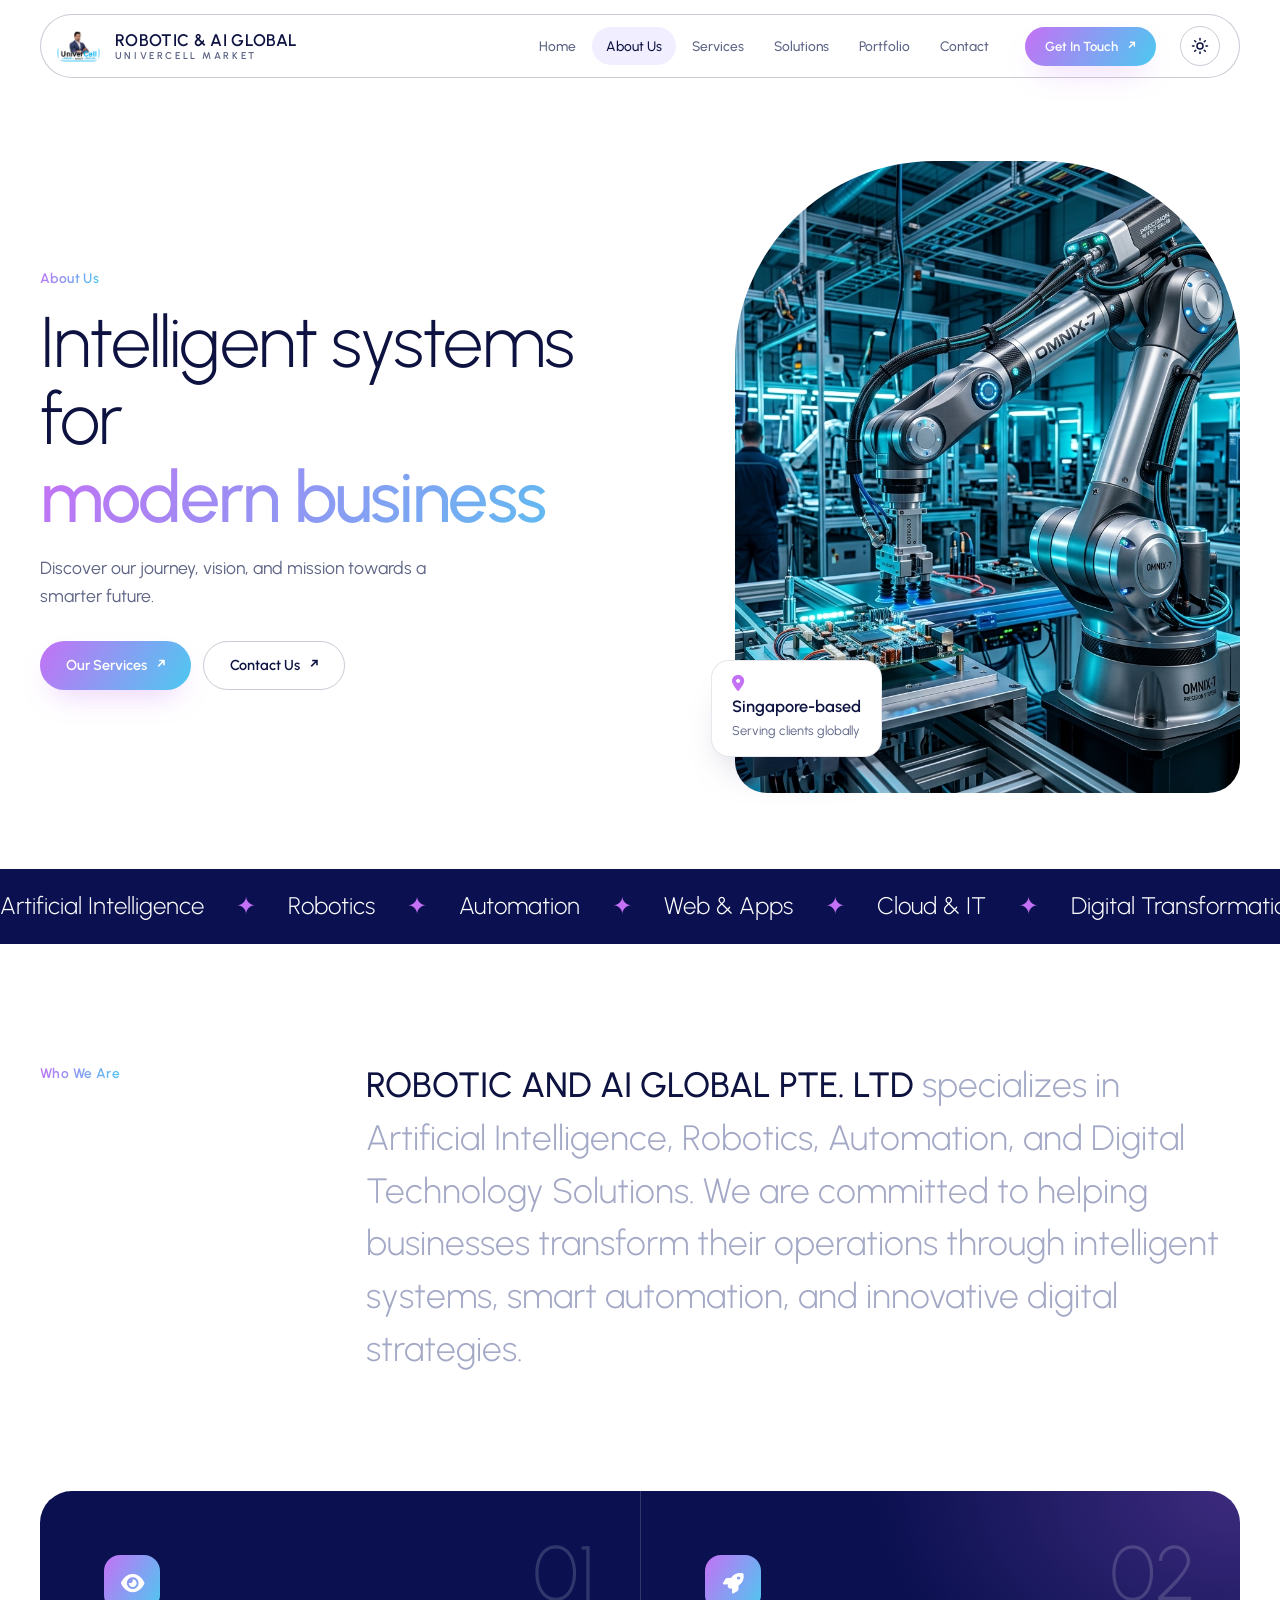
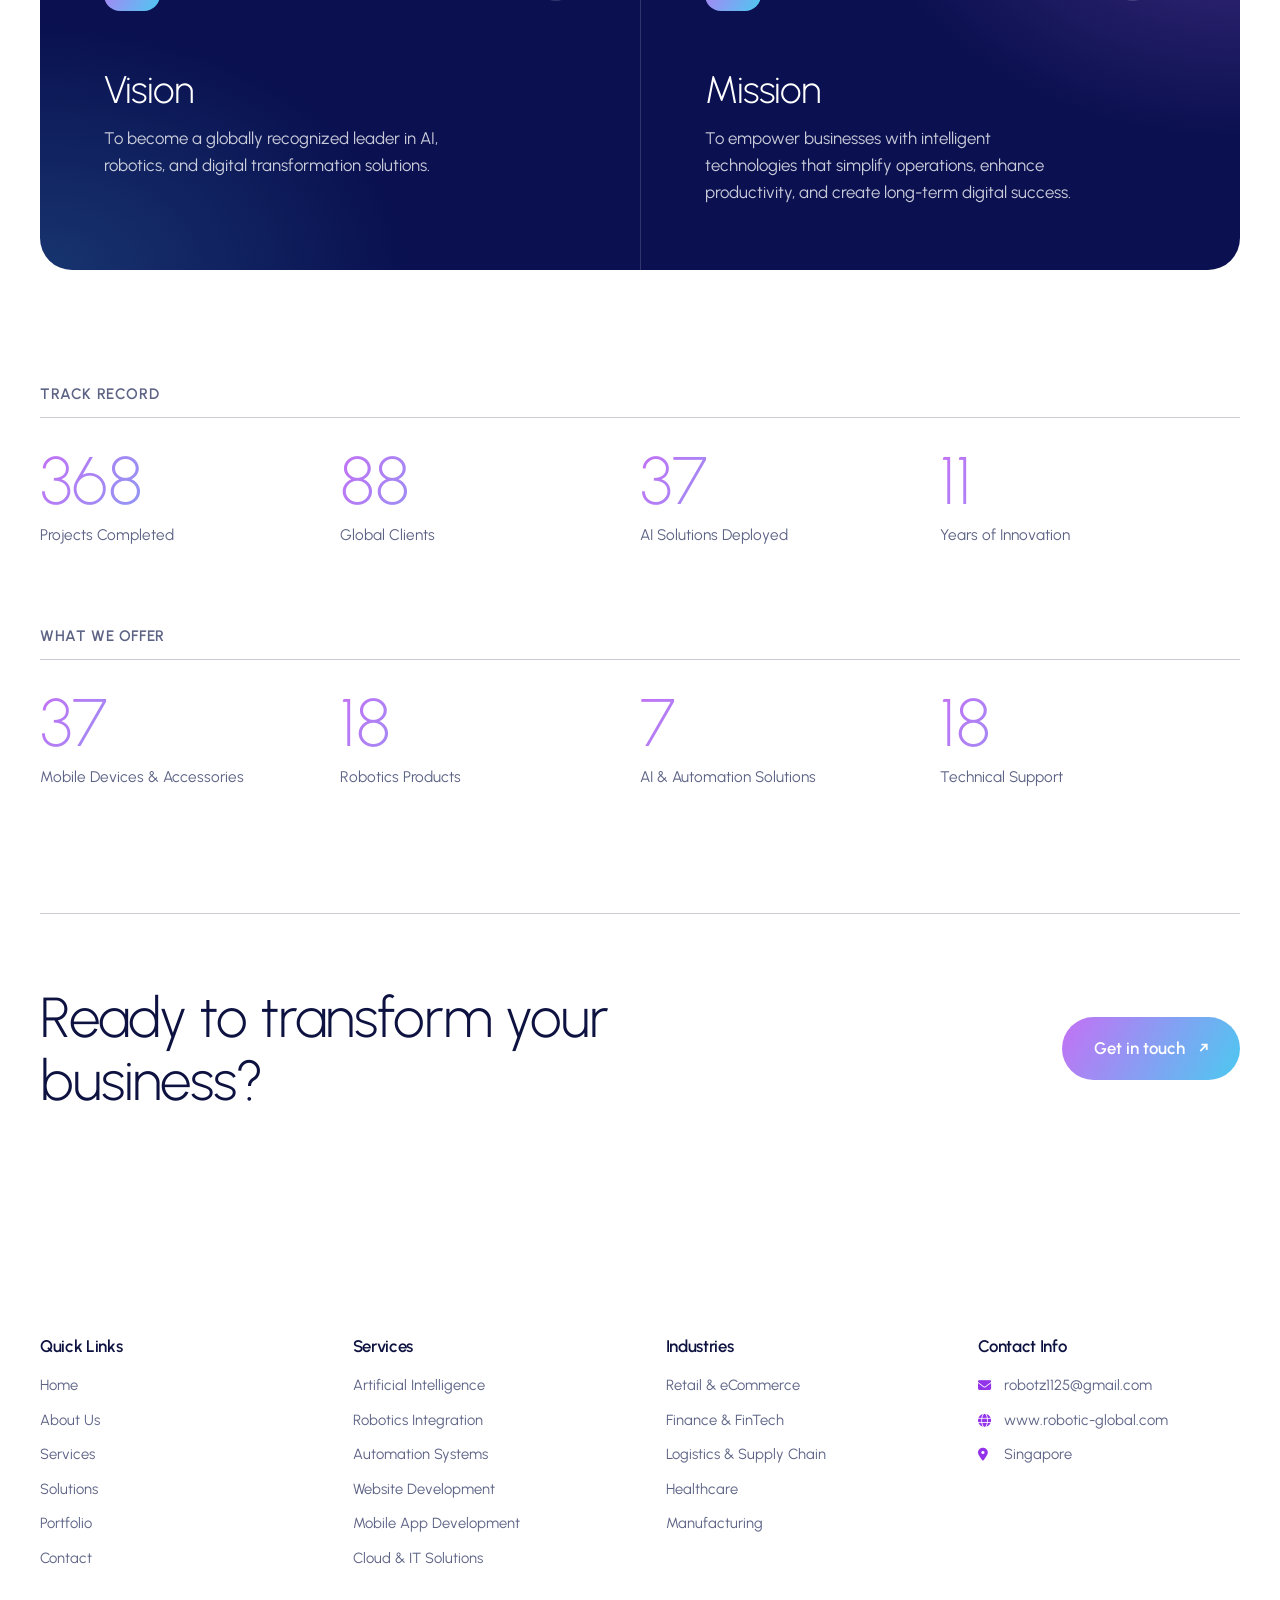
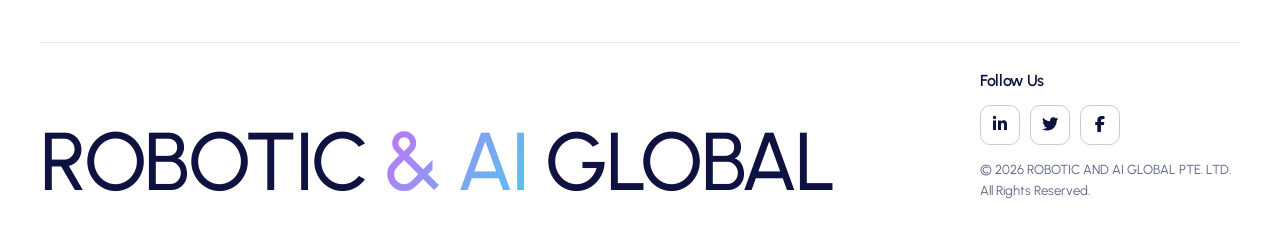
<file: about.html>
<!doctype html>
<html lang="en">
  <head>
    <meta charset="UTF-8" />
    <meta name="viewport" content="width=device-width, initial-scale=1.0" />
    <meta
      name="description"
      content="About ROBOTIC AND AI GLOBAL PTE. LTD - Leaders in AI, robotics, and digital transformation solutions."
    />
    <title>About Us | ROBOTIC AND AI GLOBAL PTE. LTD</title>
    <link rel="icon" href="images/robotics.png" type="image/png" />
    <link rel="preconnect" href="https://fonts.googleapis.com" />
    <link rel="preconnect" href="https://fonts.gstatic.com" crossorigin />
    <link
      href="https://fonts.googleapis.com/css2?family=Urbanist:wght@200;300;400;500;600;700;800&display=swap"
      rel="stylesheet"
    />
    <link
      rel="stylesheet"
      href="https://cdnjs.cloudflare.com/ajax/libs/font-awesome/6.4.0/css/all.min.css"
    />
    <link rel="stylesheet" href="css/reset.css" />
    <link rel="stylesheet" href="css/common.css?v=7" />
    <link rel="stylesheet" href="css/about.css" />
    <script src="js/theme.js"></script>
  </head>
  <body class="hd-solid">
    <div data-include="partials/header.html"></div>

    <div class="page">
      <main>
        <section class="ab-hero">
          <div class="container ab-hero-grid">
            <div data-reveal="left">
              <span class="eyebrow">About Us</span>
              <h1>Intelligent systems for <em>modern business</em></h1>
              <p>
                Discover our journey, vision, and mission towards a smarter
                future.
              </p>
              <div class="ab-actions">
                <a href="services.html" class="btn btn-primary"
                  >Our Services
                  <span class="arrow" aria-hidden="true">&#8599;</span></a
                >
                <a href="contact.html" class="btn btn-outline"
                  >Contact Us
                  <span class="arrow" aria-hidden="true">&#8599;</span></a
                >
              </div>
            </div>
            <div class="ab-photo" data-reveal="right" style="--d: 0.12s">
              <img src="images/robotics.png" alt="Robotics Integration" />
              <div class="ab-badge">
                <i class="fa-solid fa-location-dot"></i> Singapore-based<small
                  >Serving clients globally</small
                >
              </div>
            </div>
          </div>
        </section>

        <div class="ticker" aria-hidden="true">
          <div class="ticker-track">
            <span>Artificial Intelligence</span><span>Robotics</span
            ><span>Automation</span><span>Web &amp; Apps</span
            ><span>Cloud &amp; IT</span><span>Digital Transformation</span
            ><span>Artificial Intelligence</span><span>Robotics</span
            ><span>Automation</span><span>Web &amp; Apps</span
            ><span>Cloud &amp; IT</span><span>Digital Transformation</span>
          </div>
        </div>

        <section class="ab-story">
          <div class="container ab-story-grid">
            <div data-reveal="left">
              <span class="eyebrow">Who We Are</span>
            </div>
            <div data-reveal style="--d: 0.08s">
              <p class="ab-statement">
                <b>ROBOTIC AND AI GLOBAL PTE. LTD</b> specializes in Artificial
                Intelligence, Robotics, Automation, and Digital Technology
                Solutions. We are committed to helping businesses transform
                their operations through intelligent systems, smart automation,
                and innovative digital strategies.
              </p>
            </div>
          </div>
        </section>

        <section class="ab-vm">
          <div class="container">
            <div class="vm-panel" data-reveal>
              <div class="vm-half">
                <span class="vm-no">01</span>
                <span class="vm-ic"><i class="fa-solid fa-eye"></i></span>
                <h2>Vision</h2>
                <p>
                  To become a globally recognized leader in AI, robotics, and
                  digital transformation solutions.
                </p>
              </div>
              <div class="vm-half">
                <span class="vm-no">02</span>
                <span class="vm-ic"><i class="fa-solid fa-rocket"></i></span>
                <h2>Mission</h2>
                <p>
                  To empower businesses with intelligent technologies that
                  simplify operations, enhance productivity, and create
                  long-term digital success.
                </p>
              </div>
            </div>
          </div>
        </section>

        <section class="ab-nums">
          <div class="container">
            <div class="nums-group">
              <h2 data-reveal>Track record</h2>
              <div class="nums">
                <div class="num" data-reveal>
                  <div class="num-v" data-target="500" data-suffix="+">0</div>
                  <div class="num-l">Projects Completed</div>
                </div>
                <div class="num" data-reveal style="--d: 0.07s">
                  <div class="num-v" data-target="120" data-suffix="+">0</div>
                  <div class="num-l">Global Clients</div>
                </div>
                <div class="num" data-reveal style="--d: 0.14s">
                  <div class="num-v" data-target="50" data-suffix="+">0</div>
                  <div class="num-l">AI Solutions Deployed</div>
                </div>
                <div class="num" data-reveal style="--d: 0.21s">
                  <div class="num-v" data-target="15" data-suffix="+">0</div>
                  <div class="num-l">Years of Innovation</div>
                </div>
              </div>
            </div>
            <div class="nums-group">
              <h2 data-reveal>What we offer</h2>
              <div class="nums">
                <div class="num" data-reveal>
                  <div class="num-v" data-target="50" data-suffix="+">0</div>
                  <div class="num-l">Mobile Devices &amp; Accessories</div>
                </div>
                <div class="num" data-reveal style="--d: 0.07s">
                  <div class="num-v" data-target="25" data-suffix="+">0</div>
                  <div class="num-l">Robotics Products</div>
                </div>
                <div class="num" data-reveal style="--d: 0.14s">
                  <div class="num-v" data-target="10" data-suffix="+">0</div>
                  <div class="num-l">AI &amp; Automation Solutions</div>
                </div>
                <div class="num" data-reveal style="--d: 0.21s">
                  <div class="num-v" data-target="24" data-suffix="/7">0</div>
                  <div class="num-l">Technical Support</div>
                </div>
              </div>
            </div>
          </div>
        </section>

        <section class="ab-cta">
          <div class="container" data-reveal>
            <h2>Ready to transform your business?</h2>
            <a href="contact.html" class="ab-link"
              >Get in touch <span aria-hidden="true">&#8599;</span></a
            >
          </div>
        </section>
      </main>

      <div data-include="partials/footer.html"></div>
    </div>

    <script src="js/main.js?v=6" defer></script>
  </body>
</html>
</file>
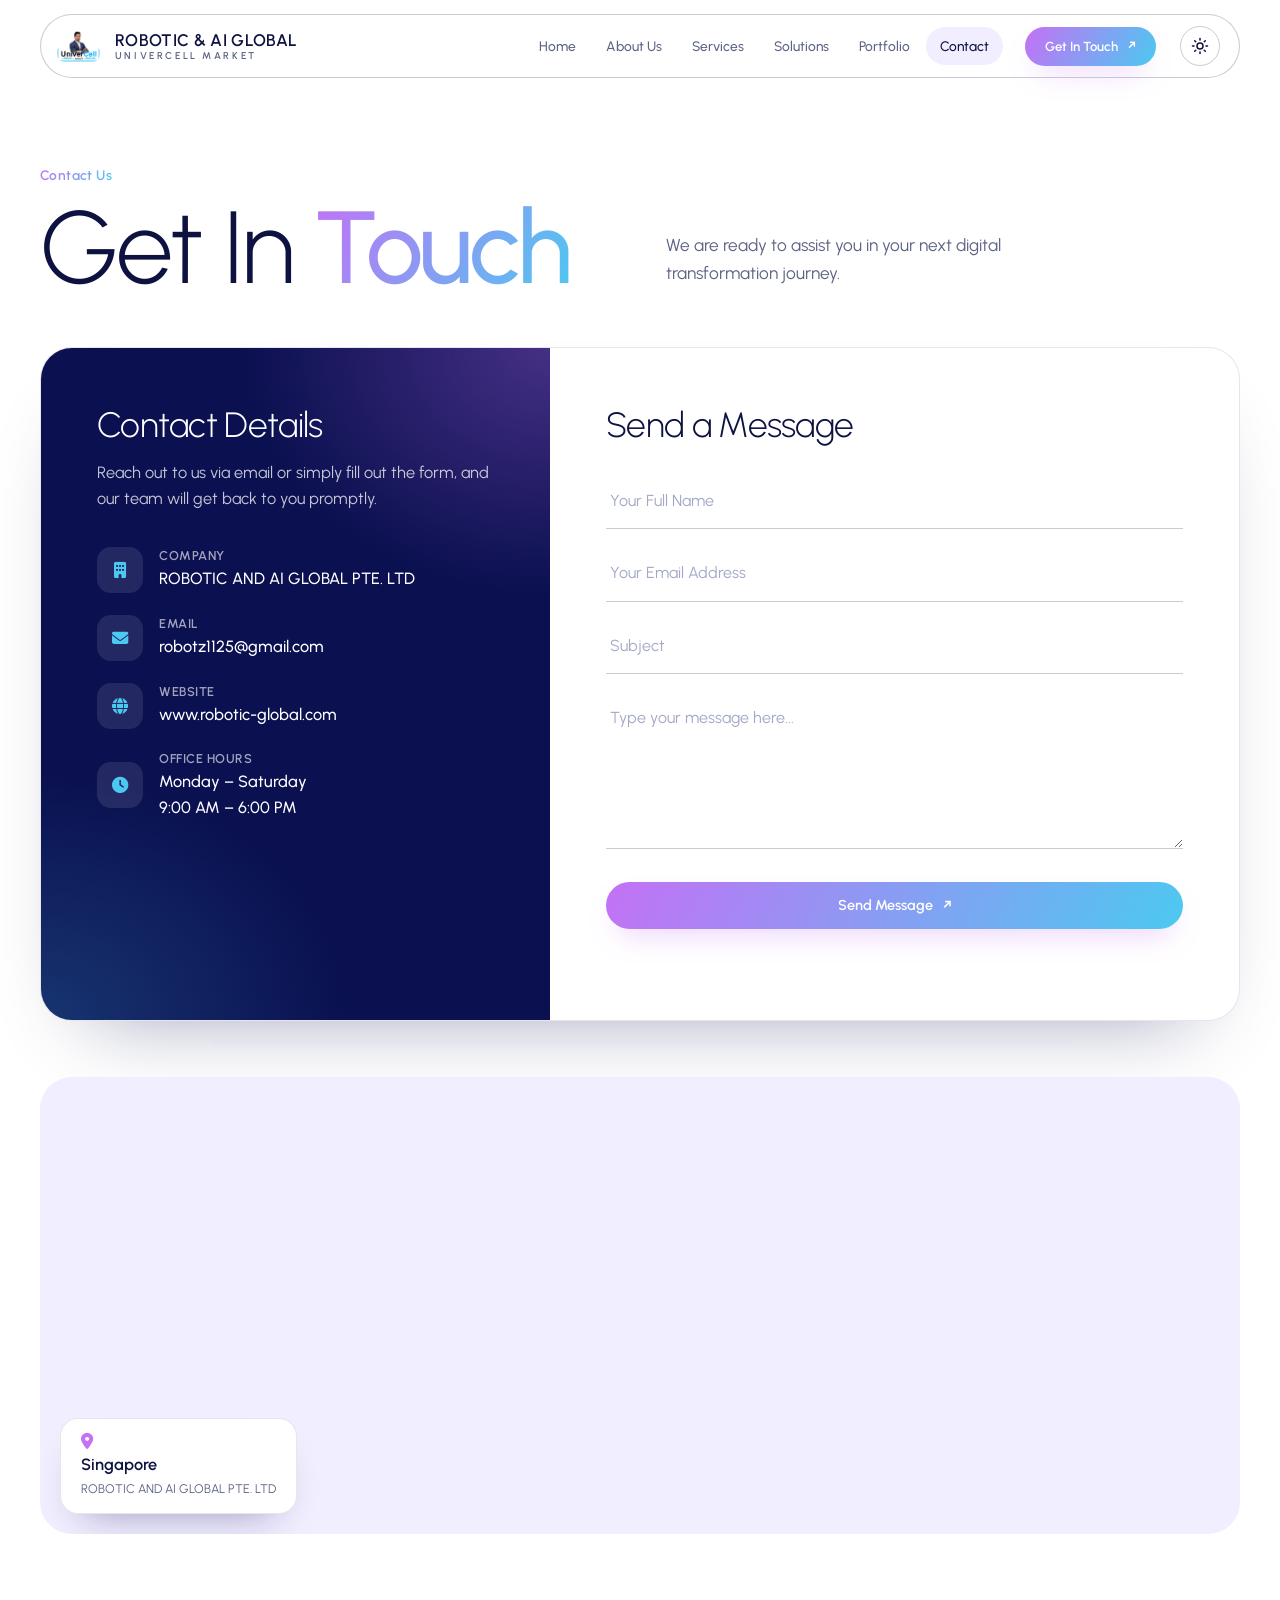
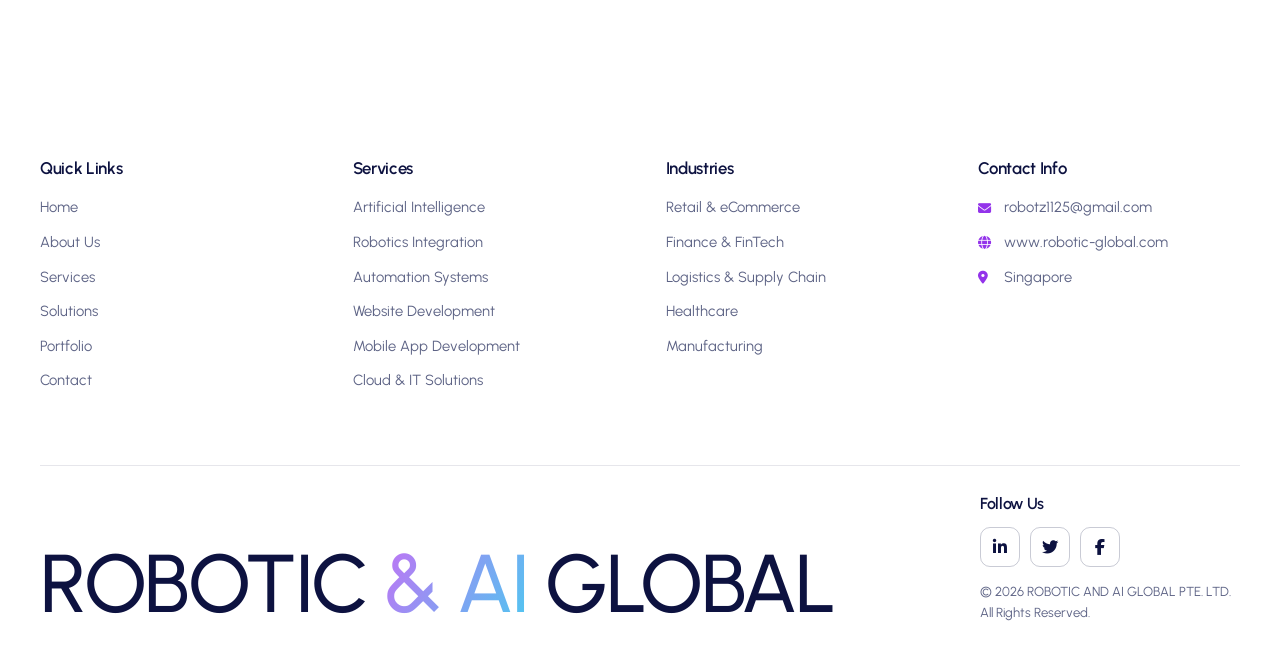
<file: contact.html>
<!doctype html>
<html lang="en">
  <head>
    <meta charset="UTF-8" />
    <meta name="viewport" content="width=device-width, initial-scale=1.0" />
    <meta
      name="description"
      content="Contact ROBOTIC AND AI GLOBAL PTE. LTD. Get in touch for AI, Robotics, and Digital solutions."
    />
    <title>Contact Us | ROBOTIC AND AI GLOBAL PTE. LTD</title>
    <link rel="icon" href="images/robotics.png" type="image/png" />
    <link rel="preconnect" href="https://fonts.googleapis.com" />
    <link rel="preconnect" href="https://fonts.gstatic.com" crossorigin />
    <link
      href="https://fonts.googleapis.com/css2?family=Urbanist:wght@200;300;400;500;600;700;800&display=swap"
      rel="stylesheet"
    />
    <link
      rel="stylesheet"
      href="https://cdnjs.cloudflare.com/ajax/libs/font-awesome/6.4.0/css/all.min.css"
    />
    <link rel="stylesheet" href="css/reset.css" />
    <link rel="stylesheet" href="css/common.css?v=7" />
    <link rel="stylesheet" href="css/contact.css" />
    <script src="js/theme.js"></script>
  </head>
  <body class="hd-solid">
    <div data-include="partials/header.html"></div>

    <div class="page">
      <main>
        <section class="ct-hero">
          <div class="container ct-hero-grid">
            <div data-reveal>
              <span class="eyebrow">Contact Us</span>
              <h1>Get In <em>Touch</em></h1>
            </div>
            <p data-reveal style="--d: 0.1s">
              We are ready to assist you in your next digital transformation
              journey.
            </p>
          </div>
        </section>

        <section class="ct-main">
          <div class="container">
            <div class="ct-card" data-reveal>
              <aside class="ct-side">
                <h2>Contact Details</h2>
                <p>
                  Reach out to us via email or simply fill out the form, and our
                  team will get back to you promptly.
                </p>
                <ul>
                  <li>
                    <span class="ct-ic"
                      ><i class="fa-solid fa-building"></i
                    ></span>
                    <div>
                      <h3>Company</h3>
                      <p>ROBOTIC AND AI GLOBAL PTE. LTD</p>
                    </div>
                  </li>
                  <li>
                    <span class="ct-ic"
                      ><i class="fa-solid fa-envelope"></i
                    ></span>
                    <div>
                      <h3>Email</h3>
                      <p>
                        <a href="mailto:robotz1125@gmail.com"
                          >robotz1125@gmail.com</a
                        >
                      </p>
                    </div>
                  </li>
                  <li>
                    <span class="ct-ic"><i class="fa-solid fa-globe"></i></span>
                    <div>
                      <h3>Website</h3>
                      <p>
                        <a
                          href="https://www.robotic-global.com"
                          target="_blank"
                          rel="noopener"
                          >www.robotic-global.com</a
                        >
                      </p>
                    </div>
                  </li>
                  <li>
                    <span class="ct-ic"><i class="fa-solid fa-clock"></i></span>
                    <div>
                      <h3>Office Hours</h3>
                      <p>
                        Monday &ndash; Saturday<br />9:00 AM &ndash; 6:00 PM
                      </p>
                    </div>
                  </li>
                </ul>
              </aside>
              <div class="ct-form-wrap">
                <h2>Send a Message</h2>
                <form id="contactForm" class="contact-form" novalidate>
                  <div class="field">
                    <label for="name">Your Full Name</label>
                    <input
                      type="text"
                      id="name"
                      name="name"
                      placeholder="Your Full Name"
                      required
                    />
                  </div>
                  <div class="field">
                    <label for="email">Your Email Address</label>
                    <input
                      type="email"
                      id="email"
                      name="email"
                      placeholder="Your Email Address"
                      required
                    />
                  </div>
                  <div class="field">
                    <label for="subject">Subject</label>
                    <input
                      type="text"
                      id="subject"
                      name="subject"
                      placeholder="Subject"
                      required
                    />
                  </div>
                  <div class="field">
                    <label for="message">Type your message here...</label>
                    <textarea
                      id="message"
                      name="message"
                      rows="5"
                      placeholder="Type your message here..."
                      required
                    ></textarea>
                  </div>
                  <button type="submit" class="btn btn-primary btn-block">
                    Send Message
                    <span class="arrow" aria-hidden="true">&#8599;</span>
                  </button>
                  <p class="form-status" role="status" aria-live="polite"></p>
                </form>
              </div>
            </div>
          </div>
        </section>

        <section class="ct-map">
          <div class="container" data-reveal>
            <div class="map">
              <iframe
                title="Singapore map"
                src="https://www.google.com/maps/embed?pb=!1m18!1m12!1m3!1d127641.52829023243!2d103.73145417088915!3d1.3281267498774012!2m3!1f0!2f0!3f0!3m2!1i1024!2i768!4f13.1!3m3!1m2!1s0x31da11238a8b9375%3A0x887869cf52abf5c4!2sSingapore!5e0!3m2!1sen!2sus!4v1700000000000!5m2!1sen!2sus"
                allowfullscreen
                loading="lazy"
                referrerpolicy="no-referrer-when-downgrade"
              ></iframe>
              <div class="map-pin">
                <i class="fa-solid fa-location-dot"></i> Singapore<small
                  >ROBOTIC AND AI GLOBAL PTE. LTD</small
                >
              </div>
            </div>
          </div>
        </section>
      </main>

      <div data-include="partials/footer.html"></div>
    </div>

    <script src="js/main.js?v=6" defer></script>
  </body>
</html>
</file>
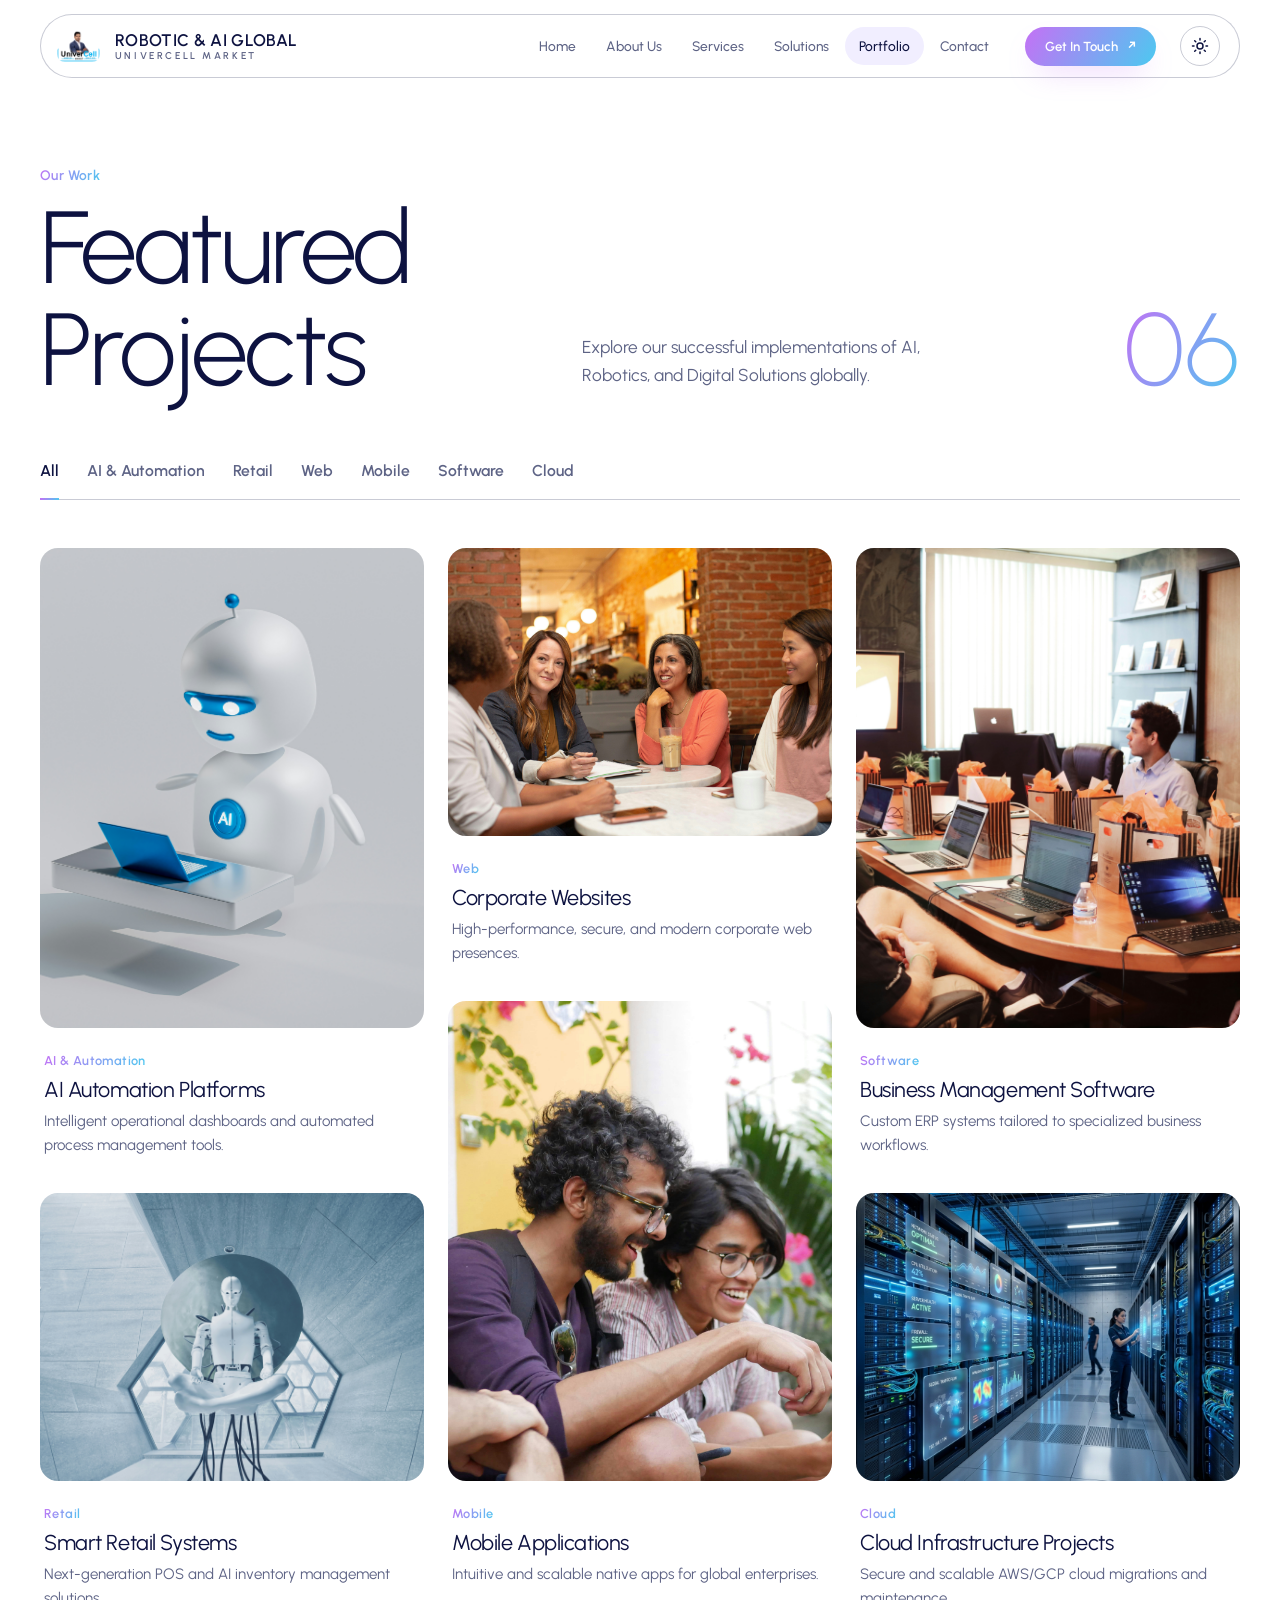
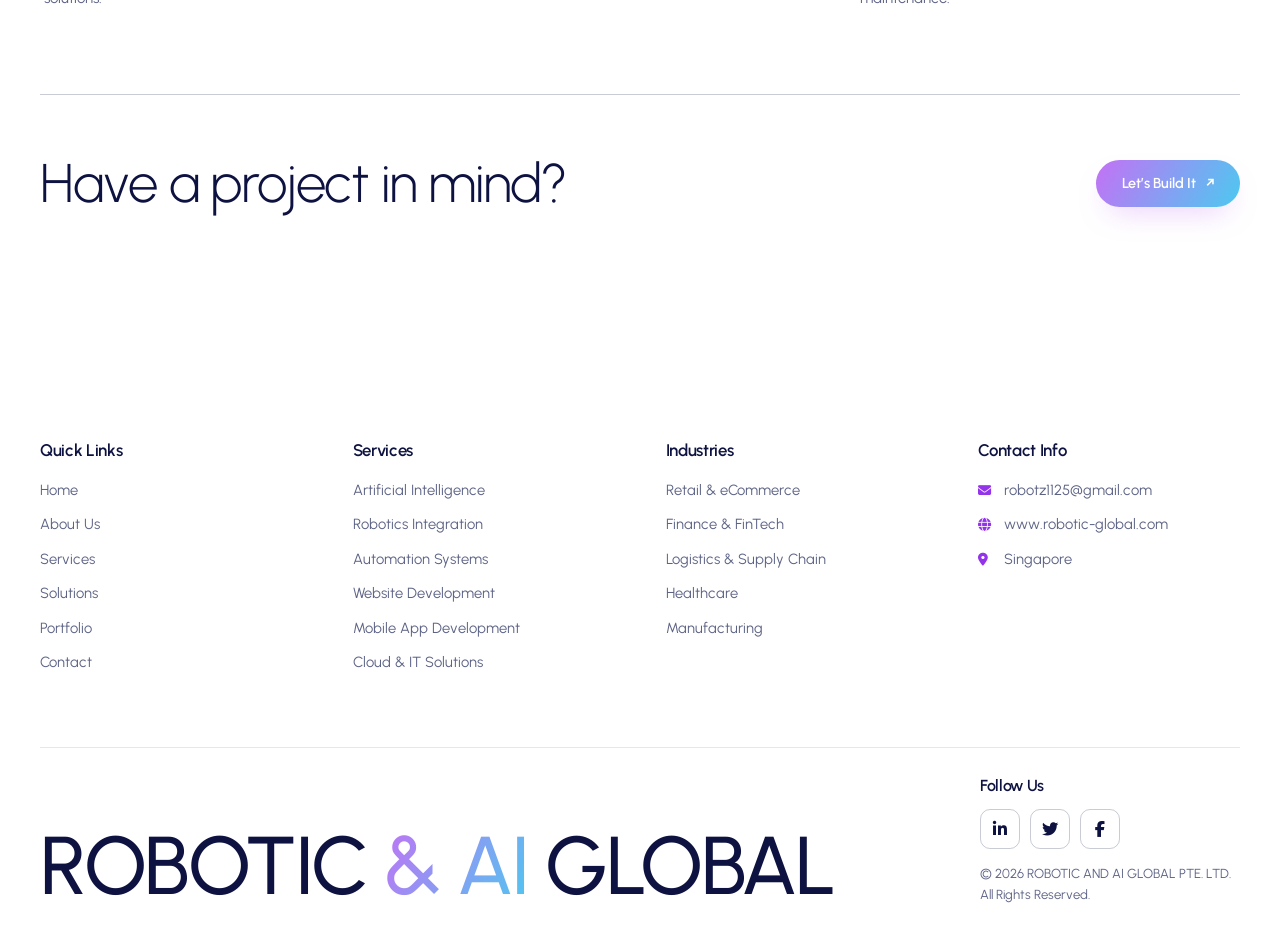
<file: portfolio.html>
<!doctype html>
<html lang="en">
  <head>
    <meta charset="UTF-8" />
    <meta name="viewport" content="width=device-width, initial-scale=1.0" />
    <meta
      name="description"
      content="Portfolio of ROBOTIC AND AI GLOBAL PTE. LTD - Featured Projects."
    />
    <title>Portfolio | ROBOTIC AND AI GLOBAL PTE. LTD</title>
    <link rel="icon" href="images/robotics.png" type="image/png" />
    <link rel="preconnect" href="https://fonts.googleapis.com" />
    <link rel="preconnect" href="https://fonts.gstatic.com" crossorigin />
    <link
      href="https://fonts.googleapis.com/css2?family=Urbanist:wght@200;300;400;500;600;700;800&display=swap"
      rel="stylesheet"
    />
    <link
      rel="stylesheet"
      href="https://cdnjs.cloudflare.com/ajax/libs/font-awesome/6.4.0/css/all.min.css"
    />
    <link rel="stylesheet" href="css/reset.css" />
    <link rel="stylesheet" href="css/common.css?v=7" />
    <link rel="stylesheet" href="css/portfolio.css" />
    <script src="js/theme.js"></script>
  </head>
  <body class="hd-solid">
    <div data-include="partials/header.html"></div>

    <div class="page">
      <main>
        <section class="pf-hero">
          <div class="container pf-hero-grid">
            <div data-reveal>
              <span class="eyebrow">Our Work</span>
              <h1>Featured Projects</h1>
            </div>
            <p data-reveal style="--d: 0.1s">
              Explore our successful implementations of AI, Robotics, and
              Digital Solutions globally.
            </p>
            <span
              class="pf-count"
              data-reveal
              style="--d: 0.2s"
              aria-hidden="true"
              >06</span
            >
          </div>
        </section>

        <section class="pf-gallery">
          <div class="container">
            <div class="tabs" data-reveal>
              <button type="button" class="tab active" data-filter="all">
                All
              </button>
              <button type="button" class="tab" data-filter="ai">
                AI &amp; Automation
              </button>
              <button type="button" class="tab" data-filter="retail">
                Retail
              </button>
              <button type="button" class="tab" data-filter="web">Web</button>
              <button type="button" class="tab" data-filter="mobile">
                Mobile
              </button>
              <button type="button" class="tab" data-filter="software">
                Software
              </button>
              <button type="button" class="tab" data-filter="cloud">
                Cloud
              </button>
            </div>
            <div class="masonry">
              <figure class="work t" data-cat="ai" style="--d: 0s" data-reveal>
                <div class="work-img">
                  <img
                    src="images/portfolio 1.jpg"
                    alt="AI Automation Platforms"
                    loading="lazy"
                  />
                </div>
                <figcaption>
                  <span>AI &amp; Automation</span>
                  <h2>AI Automation Platforms</h2>
                  <p>
                    Intelligent operational dashboards and automated process
                    management tools.
                  </p>
                </figcaption>
              </figure>
              <figure
                class="work w"
                data-cat="retail"
                style="--d: 0.06s"
                data-reveal
              >
                <div class="work-img">
                  <img
                    src="images/portfolio 2.jpg"
                    alt="Smart Retail Systems"
                    loading="lazy"
                  />
                </div>
                <figcaption>
                  <span>Retail</span>
                  <h2>Smart Retail Systems</h2>
                  <p>
                    Next-generation POS and AI inventory management solutions.
                  </p>
                </figcaption>
              </figure>
              <figure
                class="work w"
                data-cat="web"
                style="--d: 0.12s"
                data-reveal
              >
                <div class="work-img">
                  <img
                    src="images/portfolio 3.jpg"
                    alt="Corporate Websites"
                    loading="lazy"
                  />
                </div>
                <figcaption>
                  <span>Web</span>
                  <h2>Corporate Websites</h2>
                  <p>
                    High-performance, secure, and modern corporate web
                    presences.
                  </p>
                </figcaption>
              </figure>
              <figure
                class="work t"
                data-cat="mobile"
                style="--d: 0.18s"
                data-reveal
              >
                <div class="work-img">
                  <img
                    src="images/portfolio 4.jpg"
                    alt="Mobile Applications"
                    loading="lazy"
                  />
                </div>
                <figcaption>
                  <span>Mobile</span>
                  <h2>Mobile Applications</h2>
                  <p>
                    Intuitive and scalable native apps for global enterprises.
                  </p>
                </figcaption>
              </figure>
              <figure
                class="work t"
                data-cat="software"
                style="--d: 0.24s"
                data-reveal
              >
                <div class="work-img">
                  <img
                    src="images/portfolio 5.jpg"
                    alt="Business Management Software"
                    loading="lazy"
                  />
                </div>
                <figcaption>
                  <span>Software</span>
                  <h2>Business Management Software</h2>
                  <p>
                    Custom ERP systems tailored to specialized business
                    workflows.
                  </p>
                </figcaption>
              </figure>
              <figure
                class="work w"
                data-cat="cloud"
                style="--d: 0.3s"
                data-reveal
              >
                <div class="work-img">
                  <img
                    src="images/about-tech.png"
                    alt="Cloud Infrastructure Projects"
                    loading="lazy"
                  />
                </div>
                <figcaption>
                  <span>Cloud</span>
                  <h2>Cloud Infrastructure Projects</h2>
                  <p>
                    Secure and scalable AWS/GCP cloud migrations and
                    maintenance.
                  </p>
                </figcaption>
              </figure>
            </div>
          </div>
        </section>

        <section class="pf-end">
          <div class="container" data-reveal>
            <h2>Have a project in mind?</h2>
            <a href="contact.html" class="btn btn-primary"
              >Let&rsquo;s Build It
              <span class="arrow" aria-hidden="true">&#8599;</span></a
            >
          </div>
        </section>
      </main>

      <div data-include="partials/footer.html"></div>
    </div>

    <script src="js/main.js?v=6" defer></script>
    <script src="js/portfolio.js" defer></script>
  </body>
</html>
</file>
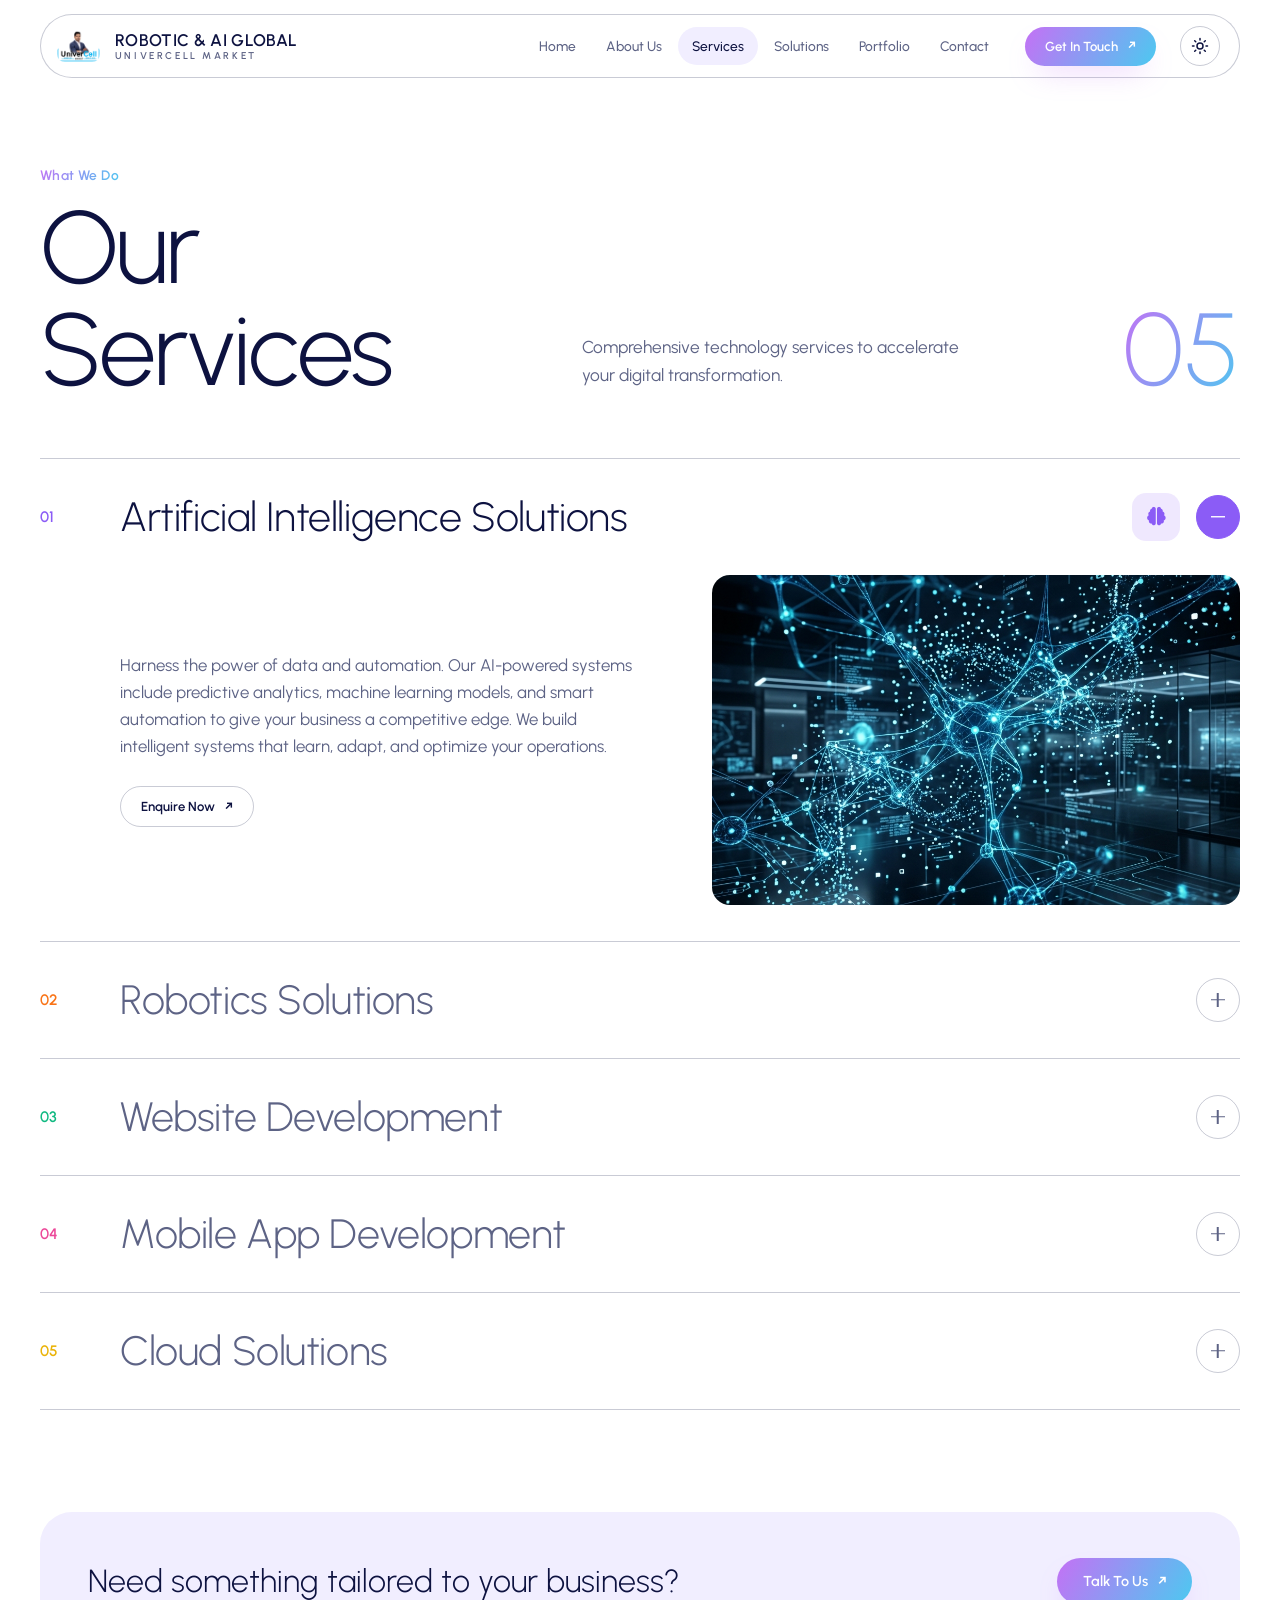
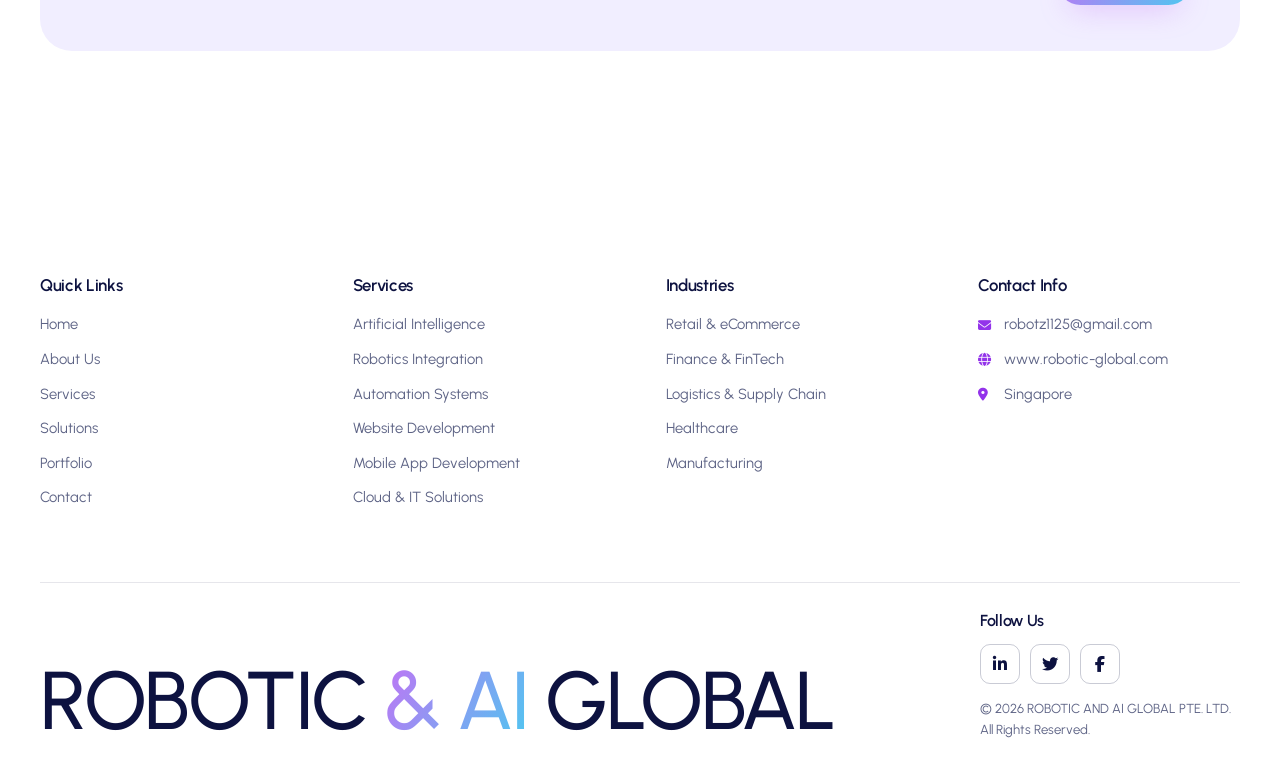
<file: services.html>
<!doctype html>
<html lang="en">
  <head>
    <meta charset="UTF-8" />
    <meta name="viewport" content="width=device-width, initial-scale=1.0" />
    <meta
      name="description"
      content="Services - Artificial Intelligence, Robotics Integration, Web &amp; Mobile App Development, Cloud Solutions."
    />
    <title>Services | ROBOTIC AND AI GLOBAL PTE. LTD</title>
    <link rel="icon" href="images/robotics.png" type="image/png" />
    <link rel="preconnect" href="https://fonts.googleapis.com" />
    <link rel="preconnect" href="https://fonts.gstatic.com" crossorigin />
    <link
      href="https://fonts.googleapis.com/css2?family=Urbanist:wght@200;300;400;500;600;700;800&display=swap"
      rel="stylesheet"
    />
    <link
      rel="stylesheet"
      href="https://cdnjs.cloudflare.com/ajax/libs/font-awesome/6.4.0/css/all.min.css"
    />
    <link rel="stylesheet" href="css/reset.css" />
    <link rel="stylesheet" href="css/common.css?v=7" />
    <link rel="stylesheet" href="css/services.css" />
    <script src="js/theme.js"></script>
  </head>
  <body class="hd-solid">
    <div data-include="partials/header.html"></div>

    <div class="page">
      <main>
        <section class="sv-hero">
          <div class="container sv-hero-grid">
            <div data-reveal>
              <span class="eyebrow">What We Do</span>
              <h1>Our Services</h1>
            </div>
            <p data-reveal style="--d: 0.1s">
              Comprehensive technology services to accelerate your digital
              transformation.
            </p>
            <span
              class="sv-count"
              data-reveal
              style="--d: 0.2s"
              aria-hidden="true"
              >05</span
            >
          </div>
        </section>

        <section class="sv-list">
          <div class="container">
            <ul class="acc">
              <li
                class="acc-item open"
                style="--tint: #8b5cf6; --d: 0s"
                data-reveal
              >
                <button type="button" class="acc-head" aria-expanded="true">
                  <span class="acc-no">01</span>
                  <span class="acc-title"
                    >Artificial Intelligence Solutions</span
                  >
                  <span class="acc-ic"><i class="fa-solid fa-brain"></i></span>
                  <span class="acc-plus" aria-hidden="true"></span>
                </button>
                <div class="acc-panel">
                  <div class="acc-inner">
                    <div class="acc-body">
                      <p>
                        Harness the power of data and automation. Our AI-powered
                        systems include predictive analytics, machine learning
                        models, and smart automation to give your business a
                        competitive edge. We build intelligent systems that
                        learn, adapt, and optimize your operations.
                      </p>
                      <a href="contact.html" class="btn btn-outline btn-sm"
                        >Enquire Now
                        <span class="arrow" aria-hidden="true">&#8599;</span></a
                      >
                    </div>
                    <div class="acc-img">
                      <img
                        src="images/hero-ai.png"
                        alt="AI Solutions"
                        loading="lazy"
                      />
                    </div>
                  </div>
                </div>
              </li>
              <li
                class="acc-item"
                style="--tint: #f97316; --d: 0.07s"
                data-reveal
              >
                <button type="button" class="acc-head" aria-expanded="false">
                  <span class="acc-no">02</span>
                  <span class="acc-title">Robotics Solutions</span>
                  <span class="acc-ic"><i class="fa-solid fa-robot"></i></span>
                  <span class="acc-plus" aria-hidden="true"></span>
                </button>
                <div class="acc-panel">
                  <div class="acc-inner">
                    <div class="acc-body">
                      <p>
                        Seamlessly integrate automation into your physical
                        workflows. From smart robotic systems to industrial
                        process automation, we provide end-to-end robotics
                        integration to improve efficiency, accuracy, and safety
                        in your manufacturing or logistics pipelines.
                      </p>
                      <a href="contact.html" class="btn btn-outline btn-sm"
                        >Enquire Now
                        <span class="arrow" aria-hidden="true">&#8599;</span></a
                      >
                    </div>
                    <div class="acc-img">
                      <img
                        src="images/service two.jpg"
                        alt="Robotics Solutions"
                        loading="lazy"
                      />
                    </div>
                  </div>
                </div>
              </li>
              <li
                class="acc-item"
                style="--tint: #10b981; --d: 0.14s"
                data-reveal
              >
                <button type="button" class="acc-head" aria-expanded="false">
                  <span class="acc-no">03</span>
                  <span class="acc-title">Website Development</span>
                  <span class="acc-ic"
                    ><i class="fa-solid fa-laptop-code"></i
                  ></span>
                  <span class="acc-plus" aria-hidden="true"></span>
                </button>
                <div class="acc-panel">
                  <div class="acc-inner">
                    <div class="acc-body">
                      <p>
                        Build a powerful digital presence. We develop
                        responsive, modern, and secure websites engineered for
                        robust business growth. Our web solutions are highly
                        optimized, scalable, and designed with the latest UI/UX
                        principles to engage your audience.
                      </p>
                      <a href="contact.html" class="btn btn-outline btn-sm"
                        >Enquire Now
                        <span class="arrow" aria-hidden="true">&#8599;</span></a
                      >
                    </div>
                    <div class="acc-img">
                      <img
                        src="images/about-tech.png"
                        alt="Website Development"
                        loading="lazy"
                      />
                    </div>
                  </div>
                </div>
              </li>
              <li
                class="acc-item"
                style="--tint: #ec4899; --d: 0.21s"
                data-reveal
              >
                <button type="button" class="acc-head" aria-expanded="false">
                  <span class="acc-no">04</span>
                  <span class="acc-title">Mobile App Development</span>
                  <span class="acc-ic"
                    ><i class="fa-solid fa-mobile-screen-button"></i
                  ></span>
                  <span class="acc-plus" aria-hidden="true"></span>
                </button>
                <div class="acc-panel">
                  <div class="acc-inner">
                    <div class="acc-body">
                      <p>
                        Reach your customers wherever they are. We create custom
                        Android and iOS applications built with scalable
                        architecture. Our mobile apps provide seamless user
                        experiences, high performance, and secure data handling.
                      </p>
                      <a href="contact.html" class="btn btn-outline btn-sm"
                        >Enquire Now
                        <span class="arrow" aria-hidden="true">&#8599;</span></a
                      >
                    </div>
                    <div class="acc-img">
                      <img
                        src="images/smart-retail.png"
                        alt="Mobile App Development"
                        loading="lazy"
                      />
                    </div>
                  </div>
                </div>
              </li>
              <li
                class="acc-item"
                style="--tint: #eab308; --d: 0.28s"
                data-reveal
              >
                <button type="button" class="acc-head" aria-expanded="false">
                  <span class="acc-no">05</span>
                  <span class="acc-title">Cloud Solutions</span>
                  <span class="acc-ic"><i class="fa-solid fa-cloud"></i></span>
                  <span class="acc-plus" aria-hidden="true"></span>
                </button>
                <div class="acc-panel">
                  <div class="acc-inner">
                    <div class="acc-body">
                      <p>
                        Scale your infrastructure effortlessly. We offer secure
                        cloud hosting, comprehensive data security protocols,
                        reliable backup systems, and full-scale infrastructure
                        management to keep your business running 24/7 without
                        interruption.
                      </p>
                      <a href="contact.html" class="btn btn-outline btn-sm"
                        >Enquire Now
                        <span class="arrow" aria-hidden="true">&#8599;</span></a
                      >
                    </div>
                    <div class="acc-img">
                      <img
                        src="images/fintech.png"
                        alt="Cloud Solutions"
                        loading="lazy"
                      />
                    </div>
                  </div>
                </div>
              </li>
            </ul>
          </div>
        </section>

        <section class="sv-strip">
          <div class="container" data-reveal>
            <p>Need something tailored to your business?</p>
            <a href="contact.html" class="btn btn-primary"
              >Talk To Us
              <span class="arrow" aria-hidden="true">&#8599;</span></a
            >
          </div>
        </section>
      </main>

      <div data-include="partials/footer.html"></div>
    </div>

    <script src="js/main.js?v=6" defer></script>
    <script src="js/services.js" defer></script>
  </body>
</html>
</file>
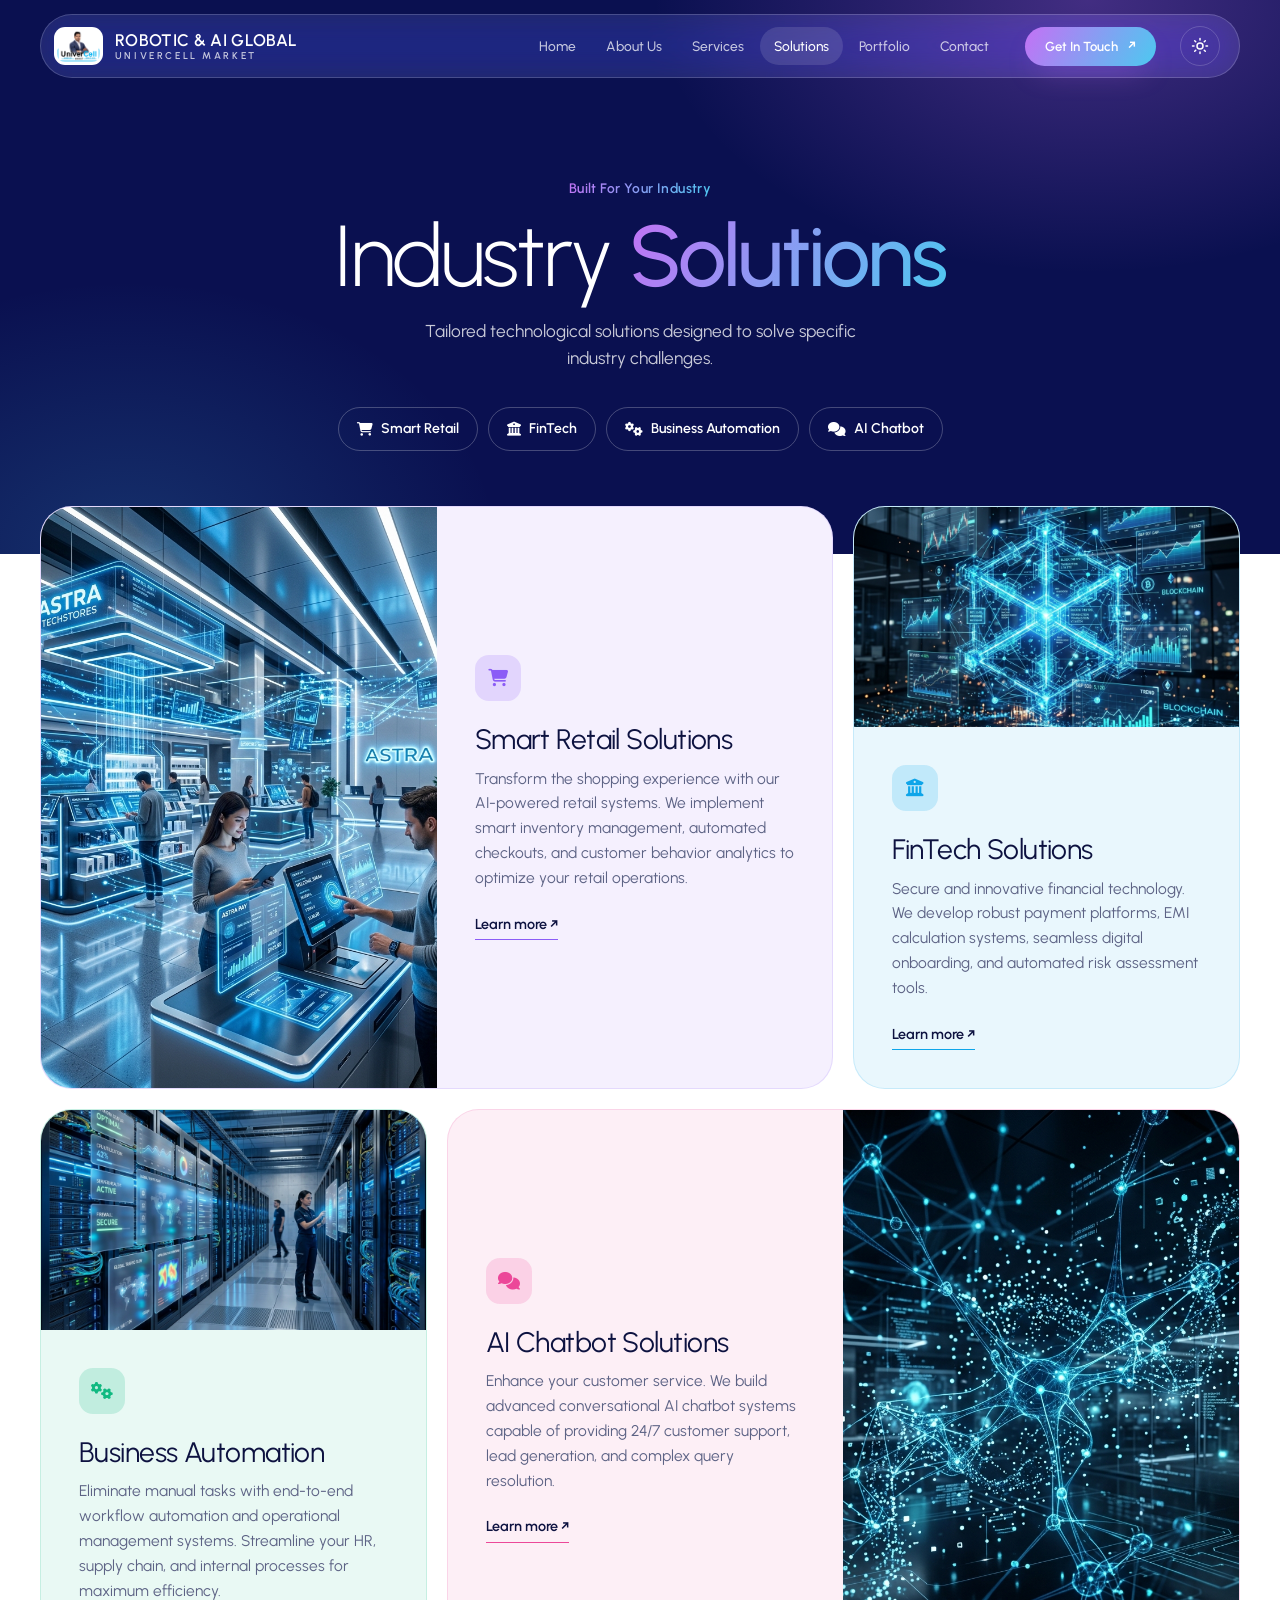
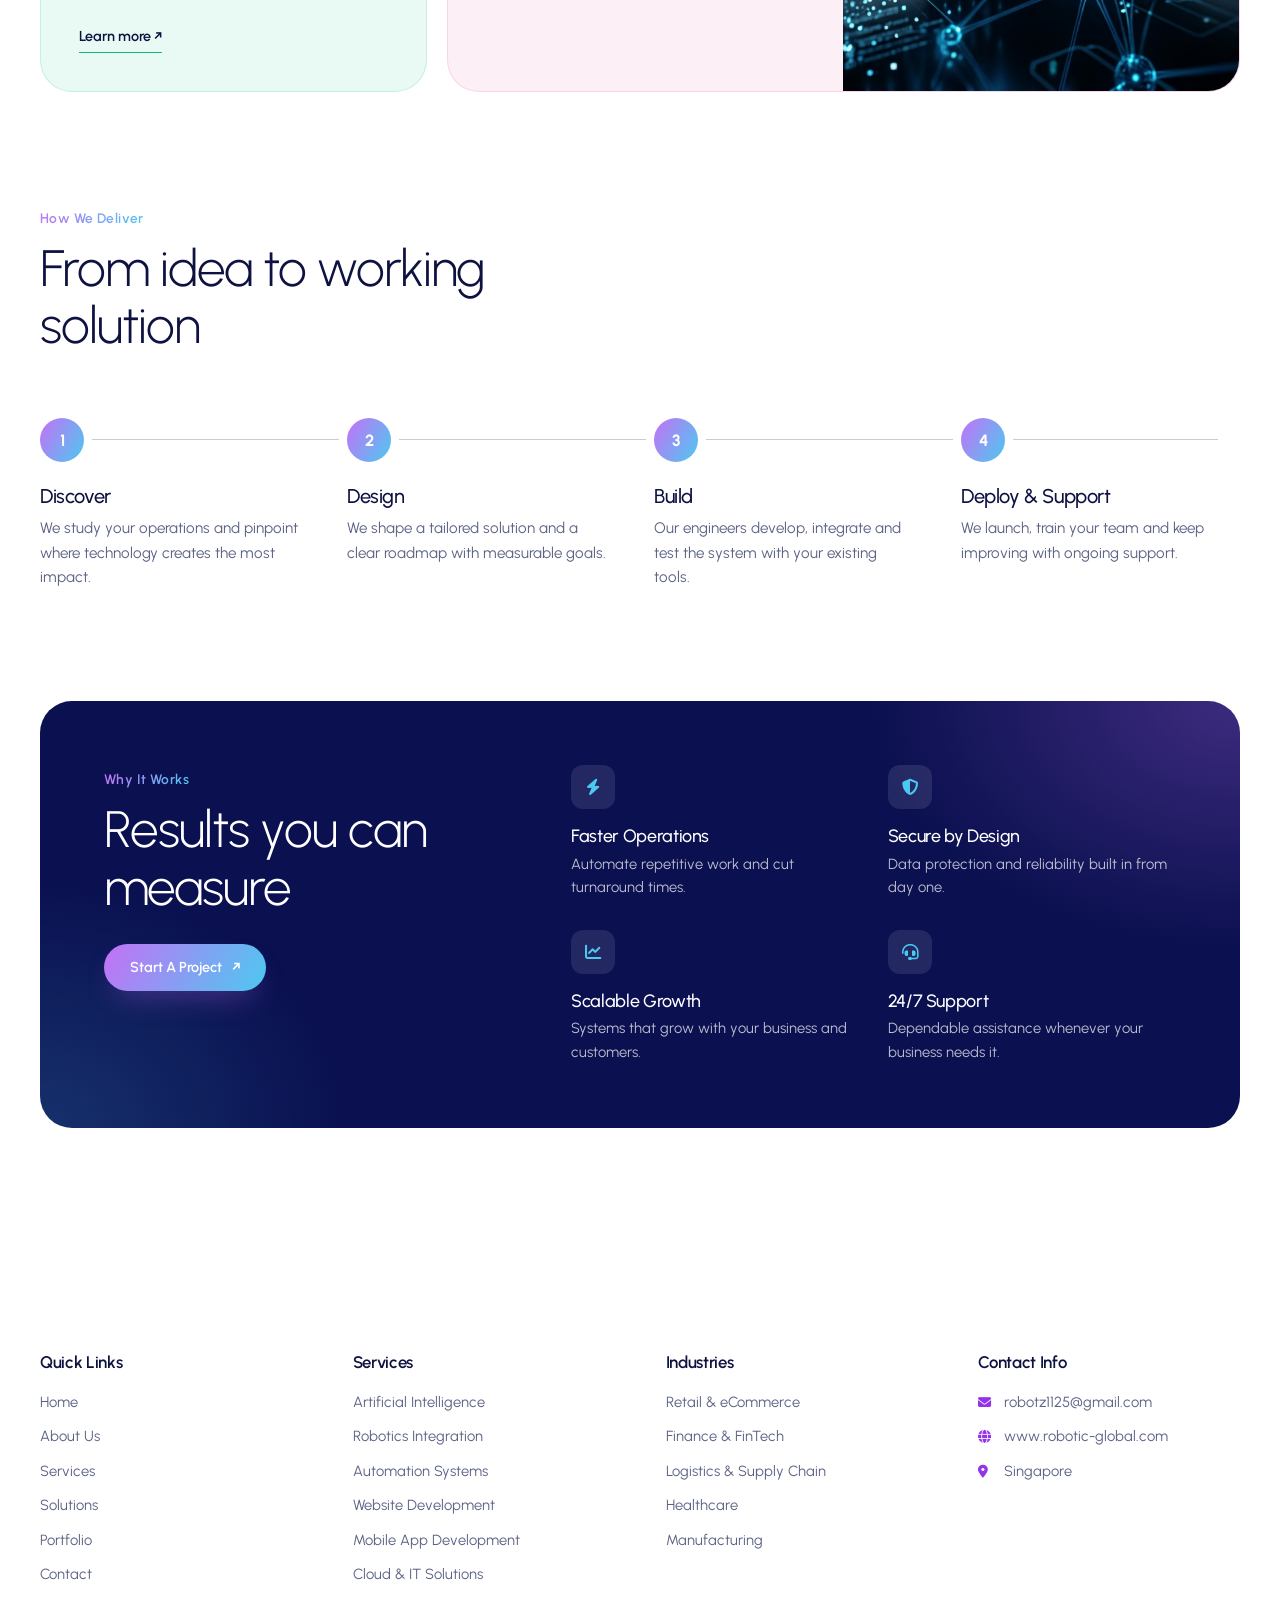
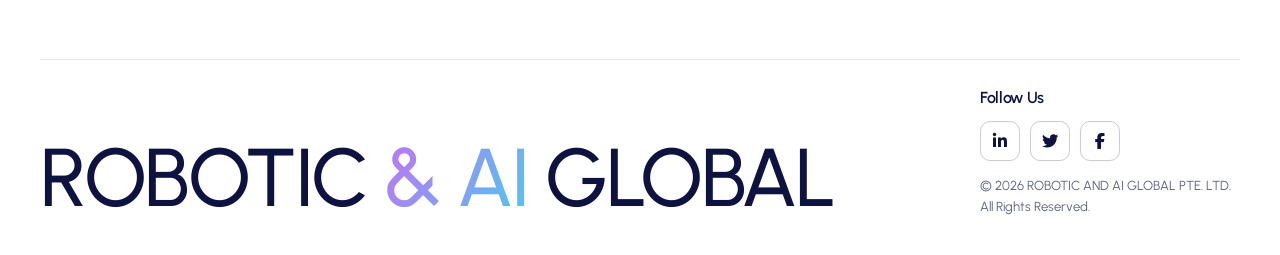
<file: solutions.html>
<!doctype html>
<html lang="en">
  <head>
    <meta charset="UTF-8" />
    <meta name="viewport" content="width=device-width, initial-scale=1.0" />
    <meta
      name="description"
      content="Solutions - Smart Retail, FinTech, Business Automation, and AI Chatbots."
    />
    <title>Solutions | ROBOTIC AND AI GLOBAL PTE. LTD</title>
    <link rel="icon" href="images/robotics.png" type="image/png" />
    <link rel="preconnect" href="https://fonts.googleapis.com" />
    <link rel="preconnect" href="https://fonts.gstatic.com" crossorigin />
    <link
      href="https://fonts.googleapis.com/css2?family=Urbanist:wght@200;300;400;500;600;700;800&display=swap"
      rel="stylesheet"
    />
    <link
      rel="stylesheet"
      href="https://cdnjs.cloudflare.com/ajax/libs/font-awesome/6.4.0/css/all.min.css"
    />
    <link rel="stylesheet" href="css/reset.css" />
    <link rel="stylesheet" href="css/common.css?v=7" />
    <link rel="stylesheet" href="css/solutions.css" />
    <script src="js/theme.js"></script>
  </head>
  <body>
    <div data-include="partials/header.html"></div>

    <div class="page">
      <main>
        <section class="so-hero">
          <div class="container" data-reveal>
            <span class="eyebrow">Built For Your Industry</span>
            <h1>Industry <em>Solutions</em></h1>
            <p>
              Tailored technological solutions designed to solve specific
              industry challenges.
            </p>
            <div class="so-chips">
              <a href="#s1" class="so-chip"
                ><i class="fa-solid fa-cart-shopping"></i> Smart Retail</a
              ><a href="#s2" class="so-chip"
                ><i class="fa-solid fa-building-columns"></i> FinTech</a
              ><a href="#s3" class="so-chip"
                ><i class="fa-solid fa-gears"></i> Business Automation</a
              ><a href="#s4" class="so-chip"
                ><i class="fa-solid fa-comments"></i> AI Chatbot</a
              >
            </div>
          </div>
        </section>

        <section class="so-bento">
          <div class="container bento">
            <article
              class="bn wide"
              id="s1"
              style="--tint: #8b5cf6; --d: 0s"
              data-reveal
            >
              <div class="bn-img">
                <img
                  src="images/smart-retail.png"
                  alt="Smart Retail"
                  loading="lazy"
                />
              </div>
              <div class="bn-text">
                <span class="bn-ic"
                  ><i class="fa-solid fa-cart-shopping"></i
                ></span>
                <h2>Smart Retail Solutions</h2>
                <p>
                  Transform the shopping experience with our AI-powered retail
                  systems. We implement smart inventory management, automated
                  checkouts, and customer behavior analytics to optimize your
                  retail operations.
                </p>
                <a href="contact.html" class="bn-link"
                  >Learn more <span aria-hidden="true">&#8599;</span></a
                >
              </div>
            </article>
            <article
              class="bn tall"
              id="s2"
              style="--tint: #0ea5e9; --d: 0.08s"
              data-reveal
            >
              <div class="bn-img">
                <img
                  src="images/fintech.png"
                  alt="FinTech Solutions"
                  loading="lazy"
                />
              </div>
              <div class="bn-text">
                <span class="bn-ic"
                  ><i class="fa-solid fa-building-columns"></i
                ></span>
                <h2>FinTech Solutions</h2>
                <p>
                  Secure and innovative financial technology. We develop robust
                  payment platforms, EMI calculation systems, seamless digital
                  onboarding, and automated risk assessment tools.
                </p>
                <a href="contact.html" class="bn-link"
                  >Learn more <span aria-hidden="true">&#8599;</span></a
                >
              </div>
            </article>
            <article
              class="bn tall"
              id="s3"
              style="--tint: #10b981; --d: 0.16s"
              data-reveal
            >
              <div class="bn-img">
                <img
                  src="images/about-tech.png"
                  alt="Business Automation"
                  loading="lazy"
                />
              </div>
              <div class="bn-text">
                <span class="bn-ic"><i class="fa-solid fa-gears"></i></span>
                <h2>Business Automation</h2>
                <p>
                  Eliminate manual tasks with end-to-end workflow automation and
                  operational management systems. Streamline your HR, supply
                  chain, and internal processes for maximum efficiency.
                </p>
                <a href="contact.html" class="bn-link"
                  >Learn more <span aria-hidden="true">&#8599;</span></a
                >
              </div>
            </article>
            <article
              class="bn wide rev"
              id="s4"
              style="--tint: #ec4899; --d: 0.24s"
              data-reveal
            >
              <div class="bn-img">
                <img src="images/hero-ai.png" alt="AI Chatbot" loading="lazy" />
              </div>
              <div class="bn-text">
                <span class="bn-ic"><i class="fa-solid fa-comments"></i></span>
                <h2>AI Chatbot Solutions</h2>
                <p>
                  Enhance your customer service. We build advanced
                  conversational AI chatbot systems capable of providing 24/7
                  customer support, lead generation, and complex query
                  resolution.
                </p>
                <a href="contact.html" class="bn-link"
                  >Learn more <span aria-hidden="true">&#8599;</span></a
                >
              </div>
            </article>
          </div>
        </section>

        <section class="so-flow">
          <div class="container">
            <div class="so-head" data-reveal>
              <span class="eyebrow">How We Deliver</span>
              <h2>From idea to working solution</h2>
            </div>
            <ol class="timeline">
              <li class="tl-step" style="--d: 0s" data-reveal>
                <span class="tl-dot">1</span>
                <h3>Discover</h3>
                <p>
                  We study your operations and pinpoint where technology creates
                  the most impact.
                </p>
              </li>
              <li class="tl-step" style="--d: 0.08s" data-reveal>
                <span class="tl-dot">2</span>
                <h3>Design</h3>
                <p>
                  We shape a tailored solution and a clear roadmap with
                  measurable goals.
                </p>
              </li>
              <li class="tl-step" style="--d: 0.16s" data-reveal>
                <span class="tl-dot">3</span>
                <h3>Build</h3>
                <p>
                  Our engineers develop, integrate and test the system with your
                  existing tools.
                </p>
              </li>
              <li class="tl-step" style="--d: 0.24s" data-reveal>
                <span class="tl-dot">4</span>
                <h3>Deploy &amp; Support</h3>
                <p>
                  We launch, train your team and keep improving with ongoing
                  support.
                </p>
              </li>
            </ol>
          </div>
        </section>

        <section class="so-why">
          <div class="container">
            <div class="why-panel" data-reveal>
              <div class="why-head">
                <span class="eyebrow">Why It Works</span>
                <h2>Results you can measure</h2>
                <a href="contact.html" class="btn btn-primary"
                  >Start A Project
                  <span class="arrow" aria-hidden="true">&#8599;</span></a
                >
              </div>
              <div class="why-grid">
                <div class="why-item" style="--d: 0s" data-reveal>
                  <i class="fa-solid fa-bolt"></i>
                  <h3>Faster Operations</h3>
                  <p>Automate repetitive work and cut turnaround times.</p>
                </div>
                <div class="why-item" style="--d: 0.08s" data-reveal>
                  <i class="fa-solid fa-shield-halved"></i>
                  <h3>Secure by Design</h3>
                  <p>Data protection and reliability built in from day one.</p>
                </div>
                <div class="why-item" style="--d: 0.16s" data-reveal>
                  <i class="fa-solid fa-chart-line"></i>
                  <h3>Scalable Growth</h3>
                  <p>Systems that grow with your business and customers.</p>
                </div>
                <div class="why-item" style="--d: 0.24s" data-reveal>
                  <i class="fa-solid fa-headset"></i>
                  <h3>24/7 Support</h3>
                  <p>Dependable assistance whenever your business needs it.</p>
                </div>
              </div>
            </div>
          </div>
        </section>
      </main>

      <div data-include="partials/footer.html"></div>
    </div>

    <script src="js/main.js?v=6" defer></script>
  </body>
</html>
</file>
<file: css/common.css>
:root,
[data-theme="light"] {
  color-scheme: light;
  --bg: #ffffff;
  --bg-alt: #f8f5ff;
  --surface: #ffffff;
  --surface-2: #f1eeff;
  --text: #0d1240;
  --muted: #5d6385;
  --faint: #a3a8c6;
  --border: rgba(13, 18, 64, 0.1);
  --border-strong: rgba(13, 18, 64, 0.22);
  --shadow: 0 14px 34px -16px rgba(40, 30, 120, 0.22);
  --shadow-lg: 0 40px 90px -30px rgba(70, 30, 140, 0.45);
  --glass: rgba(255, 255, 255, 0.85);
  --glow: rgba(196, 113, 245, 0.4);
  --primary-ink: #9333ea;
}

[data-theme="dark"] {
  color-scheme: dark;
  --bg: #070a24;
  --bg-alt: #0a0f33;
  --surface: #0f1545;
  --surface-2: #171e5c;
  --text: #eef0ff;
  --muted: #a0a8d8;
  --faint: #5c649c;
  --border: rgba(160, 168, 255, 0.16);
  --border-strong: rgba(160, 168, 255, 0.34);
  --shadow: 0 14px 34px -16px rgba(0, 0, 0, 0.7);
  --shadow-lg: 0 40px 90px -30px rgba(0, 0, 0, 0.9);
  --glass: rgba(7, 10, 36, 0.82);
  --glow: rgba(196, 113, 245, 0.45);
  --primary-ink: #d8b4fe;
}

:root {
  --violet: #c471f5;
  --sky: #4cc9f0;
  --navy: #0a1050;
  --grad: linear-gradient(120deg, var(--violet), var(--sky));
  --font-body:
    "Urbanist", "Inter", system-ui, -apple-system, "Segoe UI", sans-serif;
  --font-head: "Urbanist", "Inter", system-ui, sans-serif;
  --radius-sm: 12px;
  --radius: 18px;
  --radius-lg: 32px;
  --header-h: 84px;
  --container: 1200px;
  --frame: 1320px;
  --gutter: clamp(8px, 2vw, 28px);
  --ease: cubic-bezier(0.22, 1, 0.36, 1);
}

body {
  min-height: 100vh;
  font-family: var(--font-body);
  font-size: 1.02rem;
  background: var(--bg);
  color: var(--text);
  overflow-x: hidden;
  transition:
    background-color 0.4s ease,
    color 0.4s ease;
}

body.menu-open {
  overflow: hidden;
}

h1,
h2,
h3,
h4 {
  font-family: var(--font-head);
  font-weight: 400;
  letter-spacing: -0.02em;
}

.container {
  width: min(100% - 2.5rem, var(--container));
  margin-inline: auto;
}

.page {
  width: 100%;
  overflow-x: hidden;
  background: var(--bg);
}

.section {
  padding: clamp(64px, 9vw, 112px) 0;
  position: relative;
}

.eyebrow {
  display: inline-block;
  font-size: 0.86rem;
  font-weight: 600;
  letter-spacing: 0.03em;
  background: var(--grad);
  -webkit-background-clip: text;
  background-clip: text;
  color: transparent;
}

.section-title {
  margin-top: 10px;
  font-size: clamp(2rem, 4vw, 3.1rem);
  font-weight: 300;
  line-height: 1.15;
}

.section-title strong {
  font-weight: 500;
}

.section-lead {
  margin-top: 14px;
  max-width: 540px;
  color: var(--muted);
  font-size: 1rem;
}

.gradient-text {
  background: var(--grad);
  -webkit-background-clip: text;
  background-clip: text;
  color: transparent;
}

.btn {
  display: inline-flex;
  align-items: center;
  justify-content: center;
  gap: 10px;
  padding: 12px 26px;
  border-radius: 999px;
  font-size: 0.9rem;
  font-weight: 600;
  white-space: nowrap;
  transition:
    transform 0.35s var(--ease),
    box-shadow 0.35s var(--ease),
    border-color 0.3s ease,
    background-color 0.3s ease,
    color 0.3s ease;
}

.arrow {
  display: inline-block;
  font-size: 1.05em;
  line-height: 1;
  transition: transform 0.35s var(--ease);
}

.btn:hover .arrow {
  transform: translate(3px, -3px);
}

.btn-primary {
  background: var(--grad);
  color: #ffffff;
  box-shadow: 0 14px 30px -12px var(--glow);
}

.btn-primary:hover {
  transform: translateY(-3px);
  box-shadow: 0 22px 40px -12px var(--glow);
}

.btn-outline {
  border: 1px solid var(--border-strong);
  color: var(--text);
}

.btn-outline:hover {
  transform: translateY(-3px);
  border-color: var(--violet);
}

.btn-outline-light {
  border: 1px solid rgba(255, 255, 255, 0.42);
  color: #ffffff;
}

.btn-outline-light:hover {
  transform: translateY(-3px);
  background: rgba(255, 255, 255, 0.12);
  border-color: #ffffff;
}

.btn-sm {
  padding: 9px 20px;
  font-size: 0.82rem;
}

.sr-only {
  position: absolute;
  width: 1px;
  height: 1px;
  overflow: hidden;
  clip: rect(0 0 0 0);
  white-space: nowrap;
}

.js [data-reveal] {
  opacity: 0;
  transform: translateY(32px);
  transition:
    opacity 0.9s var(--ease),
    transform 0.9s var(--ease);
  transition-delay: var(--d, 0s);
}

.js [data-reveal="left"] {
  transform: translateX(-40px);
}

.js [data-reveal="right"] {
  transform: translateX(40px);
}

.js [data-reveal="zoom"] {
  transform: scale(0.95);
}

.js [data-reveal].in {
  opacity: 1;
  transform: none;
}

.site-header {
  --hd-text: #ffffff;
  --hd-muted: rgba(255, 255, 255, 0.74);
  --hd-active: rgba(255, 255, 255, 0.12);
  --hd-line: rgba(255, 255, 255, 0.18);
  position: fixed;
  top: 0;
  left: 0;
  right: 0;
  z-index: 100;
  height: var(--header-h);
  border-bottom: 1px solid transparent;
  transition:
    background-color 0.35s ease,
    border-color 0.35s ease,
    height 0.35s ease;
}

.hd-solid .site-header,
.site-header.scrolled {
  --hd-text: var(--text);
  --hd-muted: var(--muted);
  --hd-active: var(--surface-2);
  --hd-line: var(--border-strong);
}

.site-header::before {
  content: "";
  position: absolute;
  inset: 0;
  z-index: -2;
  background: var(--glass);
  -webkit-backdrop-filter: blur(18px) saturate(160%);
  backdrop-filter: blur(18px) saturate(160%);
  opacity: 0;
  transition: opacity 0.35s ease;
}

.site-header.scrolled {
  height: 68px;
  border-bottom-color: var(--border);
}

.site-header.scrolled::before {
  opacity: 1;
}

body.menu-open .site-header {
  --hd-text: #ffffff;
  --hd-muted: rgba(255, 255, 255, 0.74);
  --hd-active: rgba(255, 255, 255, 0.12);
  --hd-line: rgba(255, 255, 255, 0.28);
  border-bottom-color: transparent;
}

body.menu-open .site-header::before,
body.menu-open .site-header .nav::after {
  opacity: 0;
}

.menu-foot {
  display: none;
}

.nav {
  position: relative;
  display: flex;
  align-items: center;
  justify-content: space-between;
  gap: 24px;
  height: 100%;
}

.site-header:not(.scrolled) .nav::after {
  content: "";
  position: absolute;
  left: 0;
  right: 0;
  bottom: 0;
  height: 1px;
  background: var(--hd-line);
}

.logo {
  display: inline-flex;
  align-items: center;
  gap: 12px;
  white-space: nowrap;
}

.brand-logo {
  width: auto;
  height: 42px;
  padding: 3px;
  border-radius: 11px;
  background: #ffffff;
  object-fit: contain;
}

.brand-copy {
  display: grid;
  line-height: 1.2;
}

.brand-copy strong {
  color: var(--hd-text);
  font-family: var(--font-head);
  font-size: 1.05rem;
  font-weight: 600;
  letter-spacing: 0.02em;
  transition: color 0.3s ease;
}

.brand-copy small {
  color: var(--hd-muted);
  font-size: 0.62rem;
  font-weight: 600;
  letter-spacing: 0.26em;
  transition: color 0.3s ease;
}

.nav-menu {
  display: flex;
  align-items: center;
  gap: 22px;
  margin-left: auto;
}

.nav-links {
  display: flex;
  align-items: center;
  gap: 2px;
}

.nav-links a {
  display: block;
  padding: 8px 14px;
  border-radius: 999px;
  color: var(--hd-muted);
  font-size: 0.86rem;
  font-weight: 500;
  transition:
    color 0.3s ease,
    background-color 0.3s ease;
}

.nav-links a:hover {
  color: var(--hd-text);
}

.nav-links a.active {
  color: var(--hd-text);
  background: var(--hd-active);
}

.nav-actions {
  display: flex;
  align-items: center;
  gap: 10px;
}

.theme-toggle {
  position: relative;
  display: grid;
  place-items: center;
  width: 40px;
  height: 40px;
  border-radius: 50%;
  border: 1px solid var(--hd-line);
  color: var(--hd-text);
  transition:
    transform 0.4s var(--ease),
    border-color 0.3s ease,
    color 0.3s ease;
}

.theme-toggle:hover {
  transform: rotate(18deg);
  border-color: var(--violet);
}

.theme-toggle svg {
  position: absolute;
  width: 18px;
  height: 18px;
  transition:
    transform 0.5s var(--ease),
    opacity 0.3s ease;
}

.theme-toggle .icon-moon {
  opacity: 0;
  transform: rotate(-90deg) scale(0.4);
}

[data-theme="dark"] .theme-toggle .icon-sun {
  opacity: 0;
  transform: rotate(90deg) scale(0.4);
}

[data-theme="dark"] .theme-toggle .icon-moon {
  opacity: 1;
  transform: none;
}

.hamburger {
  display: block;
  flex-shrink: 0;
  position: relative;
  width: 40px;
  height: 40px;
  border-radius: 50%;
  border: 1px solid var(--hd-line);
}

.hamburger span {
  position: absolute;
  left: 11px;
  right: 11px;
  height: 2px;
  border-radius: 2px;
  background: var(--hd-text);
  transition:
    transform 0.4s var(--ease),
    opacity 0.2s ease,
    top 0.4s var(--ease),
    background-color 0.3s ease;
}

.hamburger span:nth-child(1) {
  top: 14px;
}

.hamburger span:nth-child(2) {
  top: 19px;
}

.hamburger span:nth-child(3) {
  top: 24px;
}

.hamburger.open span:nth-child(1) {
  top: 19px;
  transform: rotate(45deg);
}

.hamburger.open span:nth-child(2) {
  opacity: 0;
}

.hamburger.open span:nth-child(3) {
  top: 19px;
  transform: rotate(-45deg);
}

.site-footer {
  padding: clamp(56px, 8vw, 96px) 0 0;
  background: var(--bg);
}

.footer-grid {
  display: grid;
  grid-template-columns: repeat(4, 1fr);
  gap: clamp(28px, 4vw, 56px);
}

.footer-title {
  margin-bottom: 18px;
  font-size: 1.05rem;
  font-weight: 600;
}

.footer-links {
  display: grid;
  gap: 11px;
}

.footer-links a {
  display: inline-flex;
  align-items: center;
  gap: 10px;
  width: fit-content;
  color: var(--muted);
  font-size: 0.92rem;
  transition:
    color 0.3s ease,
    transform 0.3s var(--ease);
}

.footer-links a:hover {
  color: var(--primary-ink);
  transform: translateX(4px);
}

.footer-links i {
  width: 16px;
  color: var(--primary-ink);
  font-size: 0.82rem;
}

.footer-bottom {
  display: grid;
  grid-template-columns: 1fr auto;
  align-items: end;
  gap: 32px;
  margin-top: clamp(40px, 6vw, 72px);
  padding: 28px 0 clamp(24px, 3vw, 40px);
  border-top: 1px solid var(--border);
}

.wordmark {
  font-family: var(--font-head);
  font-size: clamp(2.2rem, 6.4vw, 5.8rem);
  font-weight: 500;
  line-height: 0.95;
  letter-spacing: -0.03em;
  color: var(--text);
}

.wordmark span {
  background: var(--grad);
  -webkit-background-clip: text;
  background-clip: text;
  color: transparent;
}

.footer-side {
  display: grid;
  gap: 14px;
  justify-items: start;
  max-width: 260px;
}

.footer-side h4 {
  font-size: 1rem;
  font-weight: 600;
}

.social-links {
  display: flex;
  gap: 10px;
}

.social-links a {
  display: grid;
  place-items: center;
  width: 40px;
  height: 40px;
  border-radius: 10px;
  border: 1px solid var(--border-strong);
  color: var(--text);
  transition:
    transform 0.35s var(--ease),
    background 0.3s ease,
    color 0.3s ease,
    border-color 0.3s ease;
}

.social-links a:hover {
  transform: translateY(-4px);
  background: var(--grad);
  border-color: transparent;
  color: #ffffff;
}

.copyright {
  color: var(--muted);
  font-size: 0.82rem;
}

.scroll-top {
  position: fixed;
  right: 24px;
  bottom: 24px;
  z-index: 90;
  display: grid;
  place-items: center;
  width: 48px;
  height: 48px;
  border-radius: 50%;
  background: var(--grad);
  color: #ffffff;
  box-shadow: 0 14px 30px -10px var(--glow);
  opacity: 0;
  visibility: hidden;
  transform: translateY(20px);
  transition:
    opacity 0.35s ease,
    transform 0.35s var(--ease),
    visibility 0.35s;
}

.scroll-top.show {
  opacity: 1;
  visibility: visible;
  transform: none;
}

.scroll-top:hover {
  transform: translateY(-4px);
}

@media (max-width: 1024px) {
  .footer-grid {
    grid-template-columns: repeat(2, 1fr);
  }
}

@media (max-width: 960px) {
  .hamburger {
    display: block;
  }

  .nav-menu {
    position: fixed;
    top: 0;
    left: 0;
    right: 0;
    flex-direction: column;
    align-items: stretch;
    gap: 24px;
    margin: 0;
    padding: calc(var(--header-h) + 16px) 1.5rem 32px;
    max-height: 100vh;
    overflow-y: auto;
    background: var(--bg);
    border-bottom: 1px solid var(--border);
    box-shadow: var(--shadow-lg);
    opacity: 0;
    visibility: hidden;
    transform: translateY(-16px);
    transition:
      opacity 0.4s ease,
      transform 0.5s var(--ease),
      visibility 0.4s;
    z-index: -1;
  }

  .nav-menu.open {
    opacity: 1;
    visibility: visible;
    transform: none;
  }

  .nav-links {
    flex-direction: column;
    align-items: stretch;
    gap: 4px;
  }

  .nav-links a {
    padding: 14px 18px;
    font-size: 1.05rem;
    border-radius: var(--radius-sm);
    color: var(--muted);
  }

  .nav-links a:hover,
  .nav-links a.active {
    color: var(--text);
    background: var(--surface-2);
  }

  .nav-cta {
    width: 100%;
  }

  .nav-actions {
    margin-left: auto;
  }
}

@media (max-width: 768px) {
  .footer-bottom {
    grid-template-columns: 1fr;
  }

  .footer-side {
    max-width: none;
  }

  .scroll-top {
    right: 16px;
    bottom: 16px;
  }
}

@media (max-width: 560px) {
  .footer-grid {
    grid-template-columns: 1fr;
  }

  .brand-copy strong {
    font-size: 0.9rem;
  }

  .brand-copy small {
    font-size: 0.54rem;
    letter-spacing: 0.2em;
  }

  .brand-logo {
    height: 36px;
  }

  .btn {
    padding: 12px 22px;
  }
}

@media (max-width: 960px) {
  .nav-menu {
    bottom: 0;
    justify-content: flex-start;
    gap: 0;
    height: 100vh;
    height: 100dvh;
    max-height: none;
    padding: calc(var(--header-h) + 8px) 1.5rem 28px;
    color: #ffffff;
    background:
      radial-gradient(
        520px 420px at 100% 0%,
        rgba(196, 113, 245, 0.34),
        transparent 62%
      ),
      radial-gradient(
        520px 420px at 0% 100%,
        rgba(76, 201, 240, 0.22),
        transparent 62%
      ),
      var(--navy);
    border-bottom: 0;
    box-shadow: none;
    opacity: 1;
    visibility: hidden;
    transform: none;
    clip-path: circle(0% at calc(100% - 3.4rem) 42px);
    transition:
      clip-path 0.75s var(--ease),
      visibility 0s linear 0.75s;
  }

  .nav-menu.open {
    visibility: visible;
    clip-path: circle(150% at calc(100% - 3.4rem) 42px);
    transition:
      clip-path 0.75s var(--ease),
      visibility 0s;
  }

  .nav-links {
    counter-reset: nav;
    gap: 0;
  }

  .nav-links li {
    counter-increment: nav;
    border-bottom: 1px solid rgba(255, 255, 255, 0.12);
    opacity: 0;
    transform: translateY(26px);
    transition:
      opacity 0.5s ease,
      transform 0.7s var(--ease);
  }

  .nav-menu.open .nav-links li {
    opacity: 1;
    transform: none;
  }

  .nav-menu.open .nav-links li:nth-child(1) {
    transition-delay: 0.22s;
  }
  .nav-menu.open .nav-links li:nth-child(2) {
    transition-delay: 0.28s;
  }
  .nav-menu.open .nav-links li:nth-child(3) {
    transition-delay: 0.34s;
  }
  .nav-menu.open .nav-links li:nth-child(4) {
    transition-delay: 0.4s;
  }
  .nav-menu.open .nav-links li:nth-child(5) {
    transition-delay: 0.46s;
  }
  .nav-menu.open .nav-links li:nth-child(6) {
    transition-delay: 0.52s;
  }

  .nav-links a {
    display: flex;
    align-items: baseline;
    gap: 18px;
    padding: 12px 0;
    border-radius: 0;
    background: transparent;
    color: rgba(255, 255, 255, 0.78);
    font-size: clamp(1.8rem, 8vw, 2.5rem);
    font-weight: 300;
    letter-spacing: -0.01em;
  }

  .nav-links a::before {
    content: "0" counter(nav);
    min-width: 28px;
    color: var(--sky);
    font-size: 0.8rem;
    font-weight: 600;
    letter-spacing: 0.04em;
  }

  .nav-links a:hover,
  .nav-links a.active {
    background: transparent;
    color: #ffffff;
  }

  .nav-links a.active {
    font-weight: 500;
  }

  .nav-cta {
    margin-top: 22px;
    padding: 16px;
    opacity: 0;
    transform: translateY(20px);
    transition:
      opacity 0.5s ease 0.5s,
      transform 0.7s var(--ease) 0.5s,
      box-shadow 0.3s ease;
  }

  .nav-menu.open .nav-cta {
    opacity: 1;
    transform: none;
  }

  .menu-foot {
    display: grid;
    gap: 14px;
    margin-top: auto;
    padding-top: 26px;
    color: rgba(255, 255, 255, 0.74);
    font-size: 0.95rem;
    opacity: 0;
    transition: opacity 0.6s ease 0.6s;
  }

  .nav-menu.open .menu-foot {
    opacity: 1;
  }

  .menu-foot i {
    width: 18px;
    margin-right: 10px;
    color: var(--sky);
  }

  .menu-social {
    display: flex;
    gap: 10px;
  }

  .menu-social a {
    display: grid;
    place-items: center;
    width: 42px;
    height: 42px;
    border-radius: 50%;
    border: 1px solid rgba(255, 255, 255, 0.24);
    color: #ffffff;
    transition: background 0.4s var(--ease);
  }

  .menu-social a:hover {
    background: rgba(255, 255, 255, 0.14);
  }

  .menu-social i {
    margin: 0;
    color: #ffffff;
  }
}

.logo {
  min-width: 0;
}

.nav-actions {
  flex-shrink: 0;
}

.brand-logo {
  max-width: 130px;
}

.brand-copy strong {
  white-space: nowrap;
}

@media (max-width: 600px) {
  .brand-logo {
    max-width: 84px;
  }

  .brand-copy strong {
    font-size: 0.82rem;
  }

  .brand-copy small {
    display: none;
  }
}

@media (max-width: 380px) {
  .brand-copy {
    display: none;
  }
}

@media (min-width: 961px) {
  .hamburger {
    display: none;
  }
}

.hamburger {
  background: rgba(255, 255, 255, 0.1);
  border-color: var(--hd-line);
}

@media (max-width: 960px) {
  .nav-actions {
    margin-left: auto;
    gap: 8px;
  }

  .hamburger {
    display: block !important;
    order: -1;
    width: 44px;
    height: 44px;
    border: 0;
    background: var(--grad);
    box-shadow: 0 10px 22px -10px var(--glow);
  }

  .hamburger span {
    left: 13px;
    right: 13px;
    background: #ffffff;
  }

  .hamburger span:nth-child(1) {
    top: 16px;
  }

  .hamburger span:nth-child(2) {
    top: 21px;
  }

  .hamburger span:nth-child(3) {
    top: 26px;
  }

  .hamburger.open span:nth-child(1),
  .hamburger.open span:nth-child(3) {
    top: 21px;
  }

  .theme-toggle {
    width: 44px;
    height: 44px;
  }
}

.site-header,
.site-header.scrolled {
  top: 14px;
  height: auto;
  border-bottom: 0;
}

.site-header.scrolled {
  top: 10px;
}

.site-header::before {
  display: none;
}

.site-header .nav {
  height: 64px;
  padding: 0 10px 0 14px;
}

.site-header .nav::after {
  display: none !important;
}

.site-header .nav::before {
  content: "";
  position: absolute;
  inset: 0;
  z-index: -1;
  border-radius: 999px;
  border: 1px solid var(--hd-line);
  background: rgba(255, 255, 255, 0.1);
  -webkit-backdrop-filter: blur(18px) saturate(160%);
  backdrop-filter: blur(18px) saturate(160%);
  transition:
    background-color 0.4s ease,
    border-color 0.4s ease,
    box-shadow 0.4s ease,
    opacity 0.3s ease;
}

.hd-solid .site-header .nav::before,
.site-header.scrolled .nav::before {
  background: var(--glass);
}

.site-header.scrolled .nav::before {
  box-shadow: 0 20px 44px -24px rgba(10, 16, 80, 0.5);
}

body.menu-open .site-header .nav::before {
  opacity: 0;
}

.site-header .brand-logo {
  height: 38px;
}

.nav-links a {
  border-radius: 999px;
}

.nav-cta {
  border-radius: 999px;
}

@media (max-width: 960px) {
  .site-header .nav {
    height: 60px;
    padding: 0 8px 0 10px;
  }

  .site-header .brand-logo {
    height: 34px;
  }
}

@media (max-width: 960px) {
  .site-header .logo {
    flex: 1 1 0;
    min-width: 0;
    overflow: hidden;
  }

  .site-header .brand-copy {
    min-width: 0;
    overflow: hidden;
  }

  .site-header .brand-copy strong {
    overflow: hidden;
    text-overflow: ellipsis;
  }

  .site-header .nav-actions {
    flex: none;
  }
}

@media (max-width: 480px) {
  .site-header .brand-copy {
    display: none;
  }

  .site-header .brand-logo {
    max-width: 120px;
  }
}

.theme-switch {
  display: none;
}

@media (max-width: 960px) {
  .site-header .theme-toggle {
    display: none;
  }

  .site-header .nav-actions {
    margin-left: auto;
  }

  .site-header .hamburger {
    display: block !important;
    width: 46px;
    height: 46px;
    opacity: 1;
    visibility: visible;
  }

  .site-header .hamburger span {
    left: 14px;
    right: 14px;
  }

  .site-header .hamburger span:nth-child(1) {
    top: 17px;
  }

  .site-header .hamburger span:nth-child(2) {
    top: 22px;
  }

  .site-header .hamburger span:nth-child(3) {
    top: 27px;
  }

  .site-header .hamburger.open span:nth-child(1),
  .site-header .hamburger.open span:nth-child(3) {
    top: 22px;
  }

  .theme-switch {
    display: flex;
    align-items: center;
    justify-content: space-between;
    width: 100%;
    padding: 14px 18px;
    border-radius: var(--radius);
    border: 1px solid rgba(255, 255, 255, 0.2);
    background: rgba(255, 255, 255, 0.06);
    color: #ffffff;
    font-size: 1rem;
    font-weight: 500;
  }

  .menu-foot .theme-switch i {
    width: auto;
    margin-right: 12px;
    color: var(--sky);
  }

  .ts-track {
    position: relative;
    flex-shrink: 0;
    width: 52px;
    height: 30px;
    border-radius: 999px;
    background: rgba(255, 255, 255, 0.2);
    transition: background 0.4s var(--ease);
  }

  .ts-knob {
    position: absolute;
    top: 3px;
    left: 3px;
    width: 24px;
    height: 24px;
    border-radius: 50%;
    background: #ffffff;
    transition: transform 0.5s var(--ease);
  }

  [data-theme="dark"] .ts-track {
    background: var(--grad);
  }

  [data-theme="dark"] .ts-knob {
    transform: translateX(22px);
  }
}

@media (max-width: 960px) {
  .site-header .logo {
    gap: 8px;
  }

  .site-header .brand-copy strong {
    white-space: normal;
    overflow: visible;
    text-overflow: clip;
  }
}

@media (max-width: 480px) {
  .site-header .brand-logo {
    max-width: 58px;
    height: 32px;
  }

  .site-header .brand-copy {
    display: grid;
    gap: 2px;
  }

  .site-header .brand-copy strong {
    font-size: 0.7rem;
    line-height: 1.15;
    letter-spacing: 0.01em;
  }

  .site-header .brand-copy small {
    display: block;
    font-size: 0.52rem;
    letter-spacing: 0.14em;
  }
}

@media (max-width: 340px) {
  .site-header .brand-copy small {
    display: none;
  }
}

@media (max-width: 960px) {
  .site-header .nav {
    position: relative;
  }

  .site-header .nav-actions {
    position: absolute;
    top: 50%;
    right: 8px;
    z-index: 5;
    margin: 0;
    transform: translateY(-50%);
  }

  .site-header .logo {
    flex: none;
    width: auto;
    max-width: calc(100% - 70px);
    overflow: hidden;
  }

  .site-header .hamburger {
    display: block !important;
    flex-shrink: 0;
  }
}
</file>
<file: css/about.css>
.ab-hero {
  padding: calc(var(--header-h) + clamp(40px, 6vw, 80px)) 0
    clamp(48px, 6vw, 88px);
}

.ab-hero-grid {
  display: grid;
  grid-template-columns: 1.1fr 0.9fr;
  align-items: center;
  gap: clamp(32px, 6vw, 80px);
}

.ab-hero h1 {
  margin: 14px 0 18px;
  font-size: clamp(2.5rem, 5.6vw, 4.6rem);
  font-weight: 300;
  line-height: 1.08;
  letter-spacing: -0.025em;
}

.ab-hero h1 em {
  display: block;
  font-style: normal;
  font-weight: 500;
  background: var(--grad);
  -webkit-background-clip: text;
  background-clip: text;
  color: transparent;
}

.ab-hero p {
  max-width: 440px;
  color: var(--muted);
  font-size: 1.1rem;
}

.ab-actions {
  display: flex;
  flex-wrap: wrap;
  gap: 12px;
  margin-top: 30px;
}

.ab-photo {
  position: relative;
  aspect-ratio: 4 / 5;
  border-radius: 200px 200px var(--radius-lg) var(--radius-lg);
  background: var(--surface-2);
}

.ab-photo img {
  width: 100%;
  height: 100%;
  object-fit: cover;
  border-radius: inherit;
}

.ab-badge {
  position: absolute;
  left: -24px;
  bottom: 36px;
  display: grid;
  gap: 2px;
  padding: 14px 20px;
  border-radius: var(--radius);
  background: var(--surface);
  border: 1px solid var(--border);
  box-shadow: 0 24px 44px -24px rgba(10, 16, 80, 0.4);
  font-weight: 600;
}

.ab-badge i {
  margin-right: 6px;
  color: var(--violet);
}

.ab-badge small {
  color: var(--muted);
  font-size: 0.8rem;
  font-weight: 400;
}

.ticker {
  overflow: hidden;
  padding: 18px 0;
  background: var(--navy);
  color: #ffffff;
}

.ticker-track {
  display: flex;
  width: max-content;
  animation: slide 38s linear infinite;
}

.ticker span {
  display: inline-flex;
  align-items: center;
  gap: 32px;
  padding-right: 32px;
  font-size: clamp(1.1rem, 2vw, 1.5rem);
  font-weight: 300;
  white-space: nowrap;
}

.ticker span::after {
  content: "\2726";
  color: var(--violet);
}

@keyframes slide {
  to {
    transform: translateX(-50%);
  }
}

.ab-story {
  padding: clamp(64px, 9vw, 120px) 0;
}

.ab-story-grid {
  display: grid;
  grid-template-columns: 0.3fr 1fr;
  gap: clamp(24px, 5vw, 64px);
}

.ab-statement {
  max-width: 880px;
  color: var(--faint);
  font-size: clamp(1.4rem, 2.8vw, 2.2rem);
  font-weight: 300;
  line-height: 1.5;
}

.ab-statement b {
  color: var(--text);
  font-weight: 500;
}

.vm-panel {
  display: grid;
  grid-template-columns: 1fr 1fr;
  overflow: hidden;
  border-radius: var(--radius-lg);
  color: #ffffff;
  background:
    radial-gradient(
      600px 400px at 100% 0%,
      rgba(196, 113, 245, 0.28),
      transparent 62%
    ),
    radial-gradient(
      600px 400px at 0% 100%,
      rgba(76, 201, 240, 0.2),
      transparent 62%
    ),
    var(--navy);
}

.vm-half {
  position: relative;
  padding: clamp(32px, 5vw, 64px);
}

.vm-half + .vm-half {
  border-left: 1px solid rgba(255, 255, 255, 0.16);
}

.vm-no {
  position: absolute;
  top: clamp(24px, 4vw, 44px);
  right: clamp(24px, 4vw, 44px);
  font-size: clamp(3rem, 6vw, 5rem);
  font-weight: 200;
  line-height: 1;
  color: rgba(255, 255, 255, 0.16);
}

.vm-ic {
  display: grid;
  place-items: center;
  width: 56px;
  height: 56px;
  border-radius: 16px;
  background: var(--grad);
  font-size: 1.3rem;
}

.vm-half h2 {
  margin: 56px 0 12px;
  font-size: clamp(1.8rem, 3vw, 2.4rem);
  font-weight: 300;
}

.vm-half p {
  max-width: 380px;
  color: rgba(255, 255, 255, 0.78);
  font-size: 1.05rem;
}

.ab-nums {
  padding: clamp(64px, 9vw, 120px) 0;
}

.nums-group + .nums-group {
  margin-top: clamp(40px, 6vw, 72px);
}

.nums-group h2 {
  padding-bottom: 14px;
  border-bottom: 1px solid var(--border-strong);
  font-size: 0.95rem;
  font-weight: 600;
  letter-spacing: 0.04em;
  text-transform: uppercase;
  color: var(--muted);
}

.nums {
  display: grid;
  grid-template-columns: repeat(4, 1fr);
}

.num {
  padding: 28px 16px 8px 0;
}

.num-v {
  font-size: clamp(2.6rem, 5.4vw, 4.2rem);
  font-weight: 200;
  line-height: 1.05;
  font-variant-numeric: tabular-nums;
  background: var(--grad);
  -webkit-background-clip: text;
  background-clip: text;
  color: transparent;
}

.num-l {
  margin-top: 6px;
  color: var(--muted);
  font-size: 0.96rem;
}

.ab-cta {
  padding: 0 0 clamp(72px, 10vw, 128px);
}

.ab-cta .container {
  display: flex;
  flex-wrap: wrap;
  align-items: center;
  justify-content: space-between;
  gap: 28px;
  padding-top: clamp(40px, 6vw, 72px);
  border-top: 1px solid var(--border-strong);
}

.ab-cta h2 {
  max-width: 640px;
  font-size: clamp(2rem, 4.4vw, 3.6rem);
  font-weight: 300;
  line-height: 1.12;
}

.ab-link {
  display: inline-flex;
  align-items: center;
  gap: 14px;
  padding: 18px 32px;
  border-radius: 999px;
  background: var(--grad);
  color: #ffffff;
  font-size: 1.05rem;
  font-weight: 600;
  transition:
    transform 0.5s var(--ease),
    box-shadow 0.5s var(--ease);
}

.ab-link:hover {
  transform: translateY(-3px);
  box-shadow: 0 22px 40px -18px var(--glow);
}

@media (max-width: 900px) {
  .ab-hero-grid,
  .ab-story-grid,
  .vm-panel {
    grid-template-columns: 1fr;
  }

  .ab-photo {
    max-width: 420px;
    border-radius: 160px 160px var(--radius-lg) var(--radius-lg);
  }

  .ab-badge {
    left: 12px;
  }

  .vm-half + .vm-half {
    border-left: 0;
    border-top: 1px solid rgba(255, 255, 255, 0.16);
  }

  .nums {
    grid-template-columns: repeat(2, 1fr);
  }
}
</file>
<file: css/contact.css>
.ct-hero {
  padding: calc(var(--header-h) + clamp(40px, 6vw, 80px)) 0
    clamp(28px, 4vw, 48px);
}

.ct-hero-grid {
  display: grid;
  grid-template-columns: 1fr 1fr;
  align-items: end;
  gap: clamp(20px, 4vw, 56px);
}

.ct-hero h1 {
  margin-top: 10px;
  font-size: clamp(3rem, 8vw, 6.4rem);
  font-weight: 300;
  line-height: 1;
  letter-spacing: -0.03em;
}

.ct-hero h1 em {
  font-style: normal;
  font-weight: 500;
  background: var(--grad);
  -webkit-background-clip: text;
  background-clip: text;
  color: transparent;
}

.ct-hero p {
  max-width: 380px;
  padding-bottom: 12px;
  color: var(--muted);
  font-size: 1.08rem;
}

.ct-card {
  display: grid;
  grid-template-columns: 0.85fr 1.15fr;
  overflow: hidden;
  border-radius: var(--radius-lg);
  background: var(--surface);
  border: 1px solid var(--border);
  box-shadow: 0 40px 80px -50px rgba(10, 16, 80, 0.45);
}

.ct-side {
  padding: clamp(28px, 4.5vw, 56px);
  color: #ffffff;
  background:
    radial-gradient(
      500px 400px at 100% 0%,
      rgba(196, 113, 245, 0.32),
      transparent 62%
    ),
    radial-gradient(
      500px 400px at 0% 100%,
      rgba(76, 201, 240, 0.2),
      transparent 62%
    ),
    var(--navy);
}

.ct-side h2,
.ct-form-wrap h2 {
  font-size: clamp(1.6rem, 2.8vw, 2.2rem);
  font-weight: 300;
}

.ct-side > p {
  margin-top: 12px;
  color: rgba(255, 255, 255, 0.76);
}

.ct-side ul {
  display: grid;
  gap: 22px;
  margin-top: 36px;
  list-style: none;
}

.ct-side li {
  display: flex;
  align-items: center;
  gap: 16px;
}

.ct-ic {
  display: grid;
  flex-shrink: 0;
  place-items: center;
  width: 46px;
  height: 46px;
  border-radius: 14px;
  background: rgba(255, 255, 255, 0.1);
  color: var(--sky);
}

.ct-side h3 {
  color: rgba(255, 255, 255, 0.62);
  font-size: 0.8rem;
  font-weight: 600;
  letter-spacing: 0.04em;
  text-transform: uppercase;
}

.ct-side li p {
  margin-top: 2px;
  font-weight: 500;
}

.ct-side a {
  transition: color 0.3s ease;
}

.ct-side a:hover {
  color: var(--sky);
}

.ct-form-wrap {
  padding: clamp(28px, 4.5vw, 56px);
}

.ct-form-wrap h2 {
  margin-bottom: 26px;
}

.contact-form {
  display: grid;
  gap: 16px;
}

.field label {
  position: absolute;
  width: 1px;
  height: 1px;
  overflow: hidden;
  clip: rect(0, 0, 0, 0);
}

.field input,
.field textarea {
  width: 100%;
  padding: 15px 4px;
  border: 0;
  border-bottom: 1px solid var(--border-strong);
  border-radius: 0;
  background: transparent;
  color: var(--text);
  font-size: 1rem;
  transition: border-color 0.4s var(--ease);
}

.field textarea {
  resize: vertical;
  min-height: 130px;
}

.field input::placeholder,
.field textarea::placeholder {
  color: var(--faint);
}

.field input:focus,
.field textarea:focus {
  outline: none;
  border-bottom-color: var(--violet);
}

.field input.invalid,
.field textarea.invalid {
  border-bottom-color: #ef4444;
}

.btn-block {
  width: 100%;
  margin-top: 10px;
  justify-content: center;
}

.form-status {
  min-height: 1.3em;
  color: var(--muted);
  font-size: 0.9rem;
  text-align: center;
}

.ct-map {
  padding: clamp(32px, 5vw, 56px) 0 clamp(72px, 10vw, 128px);
}

.map {
  position: relative;
  overflow: hidden;
  aspect-ratio: 21 / 8;
  min-height: 300px;
  border-radius: var(--radius-lg);
  background: var(--surface-2);
}

.map iframe {
  display: block;
  width: 100%;
  height: 100%;
  border: 0;
}

[data-theme="dark"] .map iframe {
  filter: invert(0.9) hue-rotate(180deg) saturate(0.8);
}

.map-pin {
  position: absolute;
  left: 20px;
  bottom: 20px;
  display: grid;
  gap: 2px;
  padding: 14px 20px;
  border-radius: var(--radius);
  background: var(--surface);
  border: 1px solid var(--border);
  box-shadow: 0 20px 40px -24px rgba(10, 16, 80, 0.45);
  font-weight: 600;
}

.map-pin i {
  margin-right: 6px;
  color: var(--violet);
}

.map-pin small {
  color: var(--muted);
  font-size: 0.78rem;
  font-weight: 400;
}

@media (max-width: 860px) {
  .ct-hero-grid,
  .ct-card {
    grid-template-columns: 1fr;
  }

  .map {
    aspect-ratio: 4 / 3;
  }
}
</file>
<file: css/portfolio.css>
.pf-hero {
  padding: calc(var(--header-h) + clamp(40px, 6vw, 80px)) 0
    clamp(32px, 5vw, 56px);
}

.pf-hero-grid {
  display: grid;
  grid-template-columns: 1fr 1fr auto;
  align-items: end;
  gap: clamp(20px, 4vw, 56px);
}

.pf-hero h1 {
  margin-top: 10px;
  font-size: clamp(3rem, 8vw, 6.4rem);
  font-weight: 300;
  line-height: 1;
  letter-spacing: -0.03em;
}

.pf-hero p {
  max-width: 380px;
  padding-bottom: 12px;
  color: var(--muted);
  font-size: 1.08rem;
}

.pf-count {
  font-size: clamp(3rem, 8vw, 6.4rem);
  font-weight: 200;
  line-height: 1;
  background: var(--grad);
  -webkit-background-clip: text;
  background-clip: text;
  color: transparent;
}

.tabs {
  display: flex;
  flex-wrap: wrap;
  gap: 6px 28px;
  margin-bottom: clamp(28px, 4vw, 48px);
  border-bottom: 1px solid var(--border-strong);
}

.tab {
  position: relative;
  padding: 0 0 16px;
  color: var(--muted);
  font-size: 0.98rem;
  font-weight: 600;
  transition: color 0.4s var(--ease);
}

.tab::after {
  content: "";
  position: absolute;
  left: 0;
  right: 0;
  bottom: -1px;
  height: 2px;
  background: var(--grad);
  transform: scaleX(0);
  transform-origin: left;
  transition: transform 0.5s var(--ease);
}

.tab:hover,
.tab.active {
  color: var(--text);
}

.tab.active::after {
  transform: scaleX(1);
}

.masonry {
  columns: 3;
  column-gap: 24px;
}

.work {
  display: inline-block;
  width: 100%;
  margin-bottom: 36px;
  break-inside: avoid;
}

.work[hidden] {
  display: none;
}

.work-img {
  overflow: hidden;
  border-radius: var(--radius);
  background: var(--surface-2);
}

.work.t .work-img {
  aspect-ratio: 4 / 5;
}

.work.w .work-img {
  aspect-ratio: 4 / 3;
}

.work-img img {
  width: 100%;
  height: 100%;
  object-fit: cover;
  transition: transform 1.2s var(--ease);
}

.work:hover .work-img img {
  transform: scale(1.05);
}

.work figcaption {
  padding: 18px 4px 0;
}

.work figcaption span {
  font-size: 0.8rem;
  font-weight: 600;
  letter-spacing: 0.03em;
  background: var(--grad);
  -webkit-background-clip: text;
  background-clip: text;
  color: transparent;
}

.work h2 {
  margin: 4px 0 6px;
  font-size: 1.35rem;
  font-weight: 400;
  line-height: 1.25;
}

.work p {
  color: var(--muted);
  font-size: 0.94rem;
}

.pf-end {
  padding: clamp(24px, 4vw, 48px) 0 clamp(72px, 10vw, 128px);
}

.pf-end .container {
  display: flex;
  flex-wrap: wrap;
  align-items: center;
  justify-content: space-between;
  gap: 24px;
  padding-top: clamp(32px, 5vw, 56px);
  border-top: 1px solid var(--border-strong);
}

.pf-end h2 {
  font-size: clamp(2rem, 4.4vw, 3.4rem);
  font-weight: 300;
}

@media (max-width: 860px) {
  .pf-hero-grid {
    grid-template-columns: 1fr;
  }

  .pf-count {
    display: none;
  }
}

@media (max-width: 960px) {
  .masonry {
    columns: 2;
  }
}

@media (max-width: 600px) {
  .masonry {
    columns: 1;
  }

  .tabs {
    flex-wrap: nowrap;
    overflow-x: auto;
    gap: 24px;
    scrollbar-width: none;
  }

  .tab {
    flex-shrink: 0;
  }
}
</file>
<file: css/services.css>
.sv-hero {
  padding: calc(var(--header-h) + clamp(40px, 6vw, 80px)) 0
    clamp(32px, 5vw, 56px);
}

.sv-hero-grid {
  display: grid;
  grid-template-columns: 1fr 1fr auto;
  align-items: end;
  gap: clamp(20px, 4vw, 56px);
}

.sv-hero h1 {
  margin-top: 10px;
  font-size: clamp(3rem, 8vw, 6.4rem);
  font-weight: 300;
  line-height: 1;
  letter-spacing: -0.03em;
}

.sv-hero p {
  max-width: 380px;
  padding-bottom: 12px;
  color: var(--muted);
  font-size: 1.08rem;
}

.sv-count {
  font-size: clamp(3rem, 8vw, 6.4rem);
  font-weight: 200;
  line-height: 1;
  background: var(--grad);
  -webkit-background-clip: text;
  background-clip: text;
  color: transparent;
}

.sv-list {
  padding-bottom: clamp(56px, 8vw, 104px);
}

.acc {
  border-top: 1px solid var(--border-strong);
  list-style: none;
}

.acc-item {
  border-bottom: 1px solid var(--border-strong);
}

.acc-head {
  display: grid;
  grid-template-columns: 64px 1fr auto 44px;
  align-items: center;
  gap: 16px;
  width: 100%;
  padding: clamp(20px, 3vw, 34px) 0;
  text-align: left;
  color: var(--muted);
  transition:
    color 0.5s var(--ease),
    padding 0.5s var(--ease);
}

.acc-head:hover,
.acc-item.open .acc-head {
  color: var(--text);
}

.acc-no {
  font-size: 0.95rem;
  font-weight: 600;
  color: var(--tint);
}

.acc-title {
  font-size: clamp(1.4rem, 3.2vw, 2.6rem);
  font-weight: 300;
  line-height: 1.15;
  letter-spacing: -0.01em;
}

.acc-ic {
  display: grid;
  place-items: center;
  width: 48px;
  height: 48px;
  border-radius: 14px;
  background: color-mix(in srgb, var(--tint) 14%, transparent);
  color: var(--tint);
  font-size: 1.15rem;
  opacity: 0;
  transform: translateX(-8px);
  transition:
    opacity 0.5s var(--ease),
    transform 0.5s var(--ease);
}

.acc-head:hover .acc-ic,
.acc-item.open .acc-ic {
  opacity: 1;
  transform: none;
}

.acc-plus {
  position: relative;
  width: 44px;
  height: 44px;
  border-radius: 50%;
  border: 1px solid var(--border-strong);
  transition:
    background 0.5s var(--ease),
    border-color 0.5s var(--ease),
    transform 0.5s var(--ease);
}

.acc-plus::before,
.acc-plus::after {
  content: "";
  position: absolute;
  top: 50%;
  left: 50%;
  width: 14px;
  height: 1.5px;
  background: currentColor;
  transform: translate(-50%, -50%);
  transition: transform 0.5s var(--ease);
}

.acc-plus::after {
  transform: translate(-50%, -50%) rotate(90deg);
}

.acc-item.open .acc-plus {
  background: var(--tint);
  border-color: var(--tint);
  color: #ffffff;
}

.acc-item.open .acc-plus::after {
  transform: translate(-50%, -50%) rotate(0deg);
}

.acc-panel {
  display: grid;
  grid-template-rows: 0fr;
  transition: grid-template-rows 0.7s var(--ease);
}

.acc-item.open .acc-panel {
  grid-template-rows: 1fr;
}

.acc-inner {
  display: grid;
  grid-template-columns: 1fr 1fr;
  gap: clamp(24px, 5vw, 64px);
  min-height: 0;
  overflow: hidden;
  padding-left: 80px;
}

.acc-body {
  align-self: center;
  padding-bottom: 36px;
}

.acc-body p {
  margin-bottom: 26px;
  color: var(--muted);
  font-size: 1.05rem;
}

.acc-img {
  aspect-ratio: 16 / 10;
  margin-bottom: 36px;
  overflow: hidden;
  border-radius: var(--radius);
  background: color-mix(in srgb, var(--tint) 14%, var(--surface));
  opacity: 0;
  transition: opacity 0.7s var(--ease) 0.1s;
}

.acc-item.open .acc-img {
  opacity: 1;
}

.acc-img img {
  width: 100%;
  height: 100%;
  object-fit: cover;
}

.sv-strip {
  padding: 0 0 clamp(72px, 10vw, 128px);
}

.sv-strip .container {
  display: flex;
  flex-wrap: wrap;
  align-items: center;
  justify-content: space-between;
  gap: 20px;
  padding: clamp(28px, 4vw, 44px) clamp(24px, 4vw, 48px);
  border-radius: var(--radius-lg);
  background: var(--surface-2);
}

.sv-strip p {
  font-size: clamp(1.3rem, 2.6vw, 2rem);
  font-weight: 300;
}

@media (max-width: 860px) {
  .sv-hero-grid {
    grid-template-columns: 1fr;
  }

  .sv-count {
    display: none;
  }

  .acc-head {
    grid-template-columns: 40px 1fr 44px;
  }

  .acc-ic {
    display: none;
  }

  .acc-inner {
    grid-template-columns: 1fr;
    padding-left: 0;
  }
}
</file>
<file: css/solutions.css>
.so-hero {
  position: relative;
  overflow: hidden;
  padding: calc(var(--header-h) + clamp(48px, 7vw, 96px)) 0
    clamp(64px, 8vw, 112px);
  text-align: center;
  color: #ffffff;
  background:
    radial-gradient(
      700px 440px at 85% 0%,
      rgba(196, 113, 245, 0.3),
      transparent 62%
    ),
    radial-gradient(
      600px 440px at 10% 100%,
      rgba(76, 201, 240, 0.18),
      transparent 62%
    ),
    var(--navy);
}

.so-hero h1 {
  margin: 12px 0 16px;
  font-size: clamp(2.8rem, 7vw, 5.4rem);
  font-weight: 300;
  line-height: 1.04;
  letter-spacing: -0.03em;
}

.so-hero h1 em {
  font-style: normal;
  font-weight: 500;
  background: var(--grad);
  -webkit-background-clip: text;
  background-clip: text;
  color: transparent;
}

.so-hero p {
  max-width: 480px;
  margin: 0 auto;
  color: rgba(255, 255, 255, 0.78);
  font-size: 1.08rem;
}

.so-chips {
  display: flex;
  flex-wrap: wrap;
  justify-content: center;
  gap: 10px;
  margin-top: 34px;
}

.so-chip {
  display: inline-flex;
  align-items: center;
  gap: 8px;
  padding: 10px 18px;
  border-radius: 999px;
  border: 1px solid rgba(255, 255, 255, 0.24);
  font-size: 0.88rem;
  font-weight: 600;
  transition: background 0.5s var(--ease);
}

.so-chip:hover {
  background: rgba(255, 255, 255, 0.12);
}

.so-bento {
  margin-top: -48px;
  position: relative;
  padding-bottom: clamp(64px, 9vw, 112px);
}

.bento {
  display: grid;
  grid-template-columns: repeat(6, 1fr);
  gap: 20px;
}

.bn {
  display: grid;
  overflow: hidden;
  border-radius: var(--radius-lg);
  background: color-mix(in srgb, var(--tint) 9%, var(--surface));
  border: 1px solid color-mix(in srgb, var(--tint) 16%, transparent);
  transition:
    transform 0.6s var(--ease),
    box-shadow 0.6s var(--ease);
}

.bn:hover {
  transform: translateY(-4px);
  box-shadow: 0 28px 48px -32px rgba(10, 16, 80, 0.5);
}

.bn.wide {
  grid-column: span 4;
  grid-template-columns: 1fr 1fr;
}

.bn.tall {
  grid-column: span 2;
  grid-template-rows: 220px 1fr;
}

.bn.rev .bn-img {
  order: 2;
}

.bn-img {
  overflow: hidden;
  background: color-mix(in srgb, var(--tint) 22%, var(--surface));
}

.bn-img img {
  width: 100%;
  height: 100%;
  min-height: 220px;
  object-fit: cover;
  transition: transform 1.2s var(--ease);
}

.bn:hover .bn-img img {
  transform: scale(1.05);
}

.bn-text {
  display: flex;
  flex-direction: column;
  justify-content: center;
  padding: clamp(22px, 3vw, 38px);
}

.bn-ic {
  display: grid;
  place-items: center;
  width: 46px;
  height: 46px;
  border-radius: 14px;
  background: color-mix(in srgb, var(--tint) 18%, transparent);
  color: var(--tint);
  font-size: 1.1rem;
}

.bn h2 {
  margin: 22px 0 10px;
  font-size: clamp(1.4rem, 2.2vw, 1.8rem);
  font-weight: 400;
  line-height: 1.2;
}

.bn p {
  color: var(--muted);
  font-size: 0.97rem;
}

.bn-link {
  align-self: flex-start;
  margin-top: 22px;
  padding-bottom: 3px;
  border-bottom: 1px solid var(--tint);
  font-size: 0.9rem;
  font-weight: 600;
  color: var(--text);
  transition:
    gap 0.4s var(--ease),
    color 0.4s var(--ease);
}

.bn-link:hover {
  color: var(--tint);
}

.so-flow {
  padding: 0 0 clamp(64px, 9vw, 112px);
}

.so-head {
  max-width: 560px;
  margin-bottom: clamp(36px, 5vw, 64px);
}

.so-head h2,
.why-head h2 {
  margin-top: 10px;
  font-size: clamp(2rem, 4vw, 3.2rem);
  font-weight: 300;
  line-height: 1.12;
}

.timeline {
  position: relative;
  display: grid;
  grid-template-columns: repeat(4, 1fr);
  gap: 28px;
  list-style: none;
}

.timeline::before {
  content: "";
  position: absolute;
  top: 21px;
  left: 22px;
  right: 22px;
  height: 1px;
  background: var(--border-strong);
}

.tl-dot {
  position: relative;
  display: grid;
  place-items: center;
  width: 44px;
  height: 44px;
  border-radius: 50%;
  background: var(--grad);
  color: #ffffff;
  font-weight: 700;
  box-shadow: 0 0 0 8px var(--bg);
}

.tl-step h3 {
  margin: 22px 0 8px;
  font-size: 1.25rem;
  font-weight: 500;
}

.tl-step p {
  max-width: 260px;
  color: var(--muted);
  font-size: 0.95rem;
}

.so-why {
  padding-bottom: clamp(72px, 10vw, 128px);
}

.why-panel {
  display: grid;
  grid-template-columns: 0.8fr 1.2fr;
  gap: clamp(28px, 5vw, 72px);
  padding: clamp(32px, 5vw, 64px);
  border-radius: var(--radius-lg);
  color: #ffffff;
  background:
    radial-gradient(
      600px 400px at 100% 0%,
      rgba(196, 113, 245, 0.28),
      transparent 62%
    ),
    radial-gradient(
      500px 400px at 0% 100%,
      rgba(76, 201, 240, 0.18),
      transparent 62%
    ),
    var(--navy);
}

.why-head .btn {
  margin-top: 28px;
}

.why-grid {
  display: grid;
  grid-template-columns: repeat(2, 1fr);
  gap: 30px 28px;
  align-content: center;
}

.why-item i {
  display: grid;
  place-items: center;
  width: 44px;
  height: 44px;
  border-radius: 12px;
  background: rgba(255, 255, 255, 0.1);
  color: var(--sky);
}

.why-item h3 {
  margin: 16px 0 6px;
  font-size: 1.12rem;
  font-weight: 500;
}

.why-item p {
  color: rgba(255, 255, 255, 0.72);
  font-size: 0.92rem;
}

@media (max-width: 960px) {
  .bn.wide,
  .bn.tall {
    grid-column: span 6;
  }

  .bn.tall {
    grid-template-columns: 1fr 1fr;
    grid-template-rows: auto;
  }

  .timeline {
    grid-template-columns: repeat(2, 1fr);
    row-gap: 40px;
  }

  .timeline::before {
    display: none;
  }

  .why-panel {
    grid-template-columns: 1fr;
  }
}

@media (max-width: 640px) {
  .bn.wide,
  .bn.tall {
    grid-template-columns: 1fr;
  }

  .bn.rev .bn-img {
    order: 0;
  }

  .timeline,
  .why-grid {
    grid-template-columns: 1fr;
  }
}
</file>
